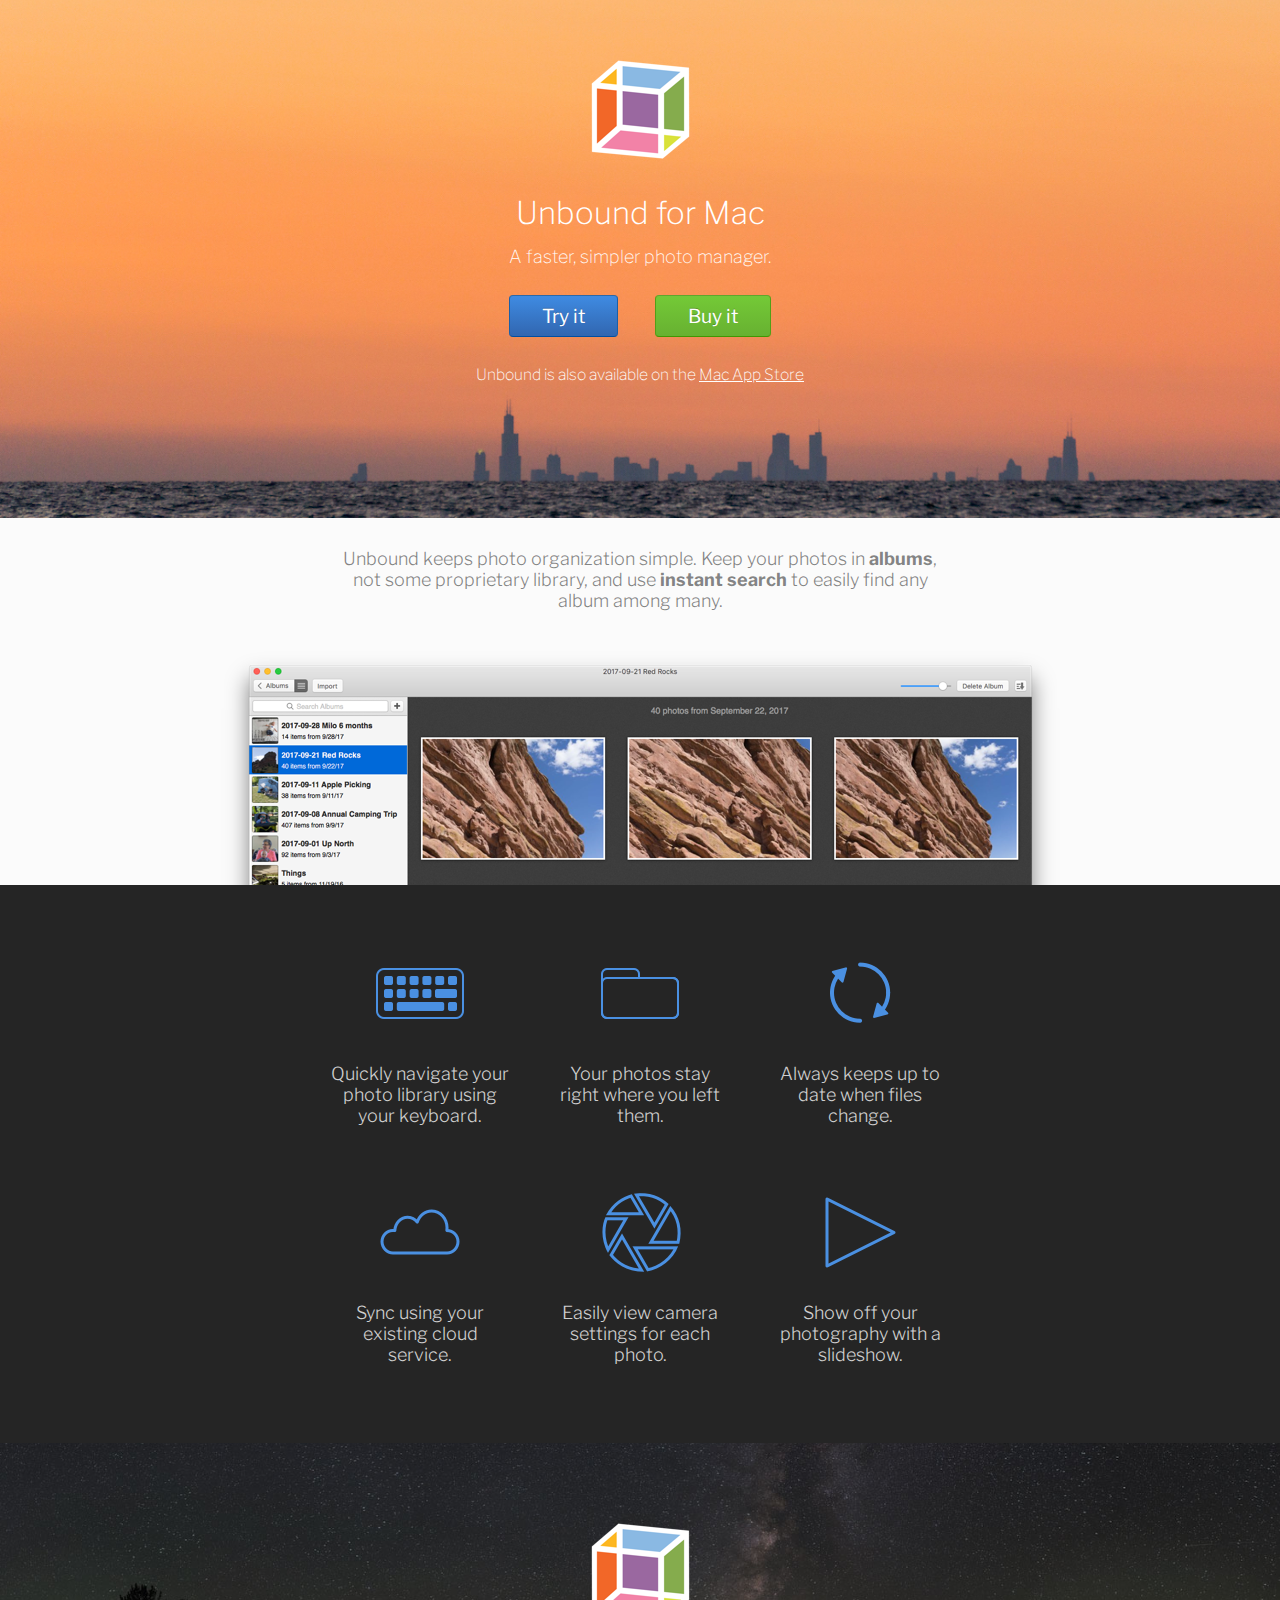
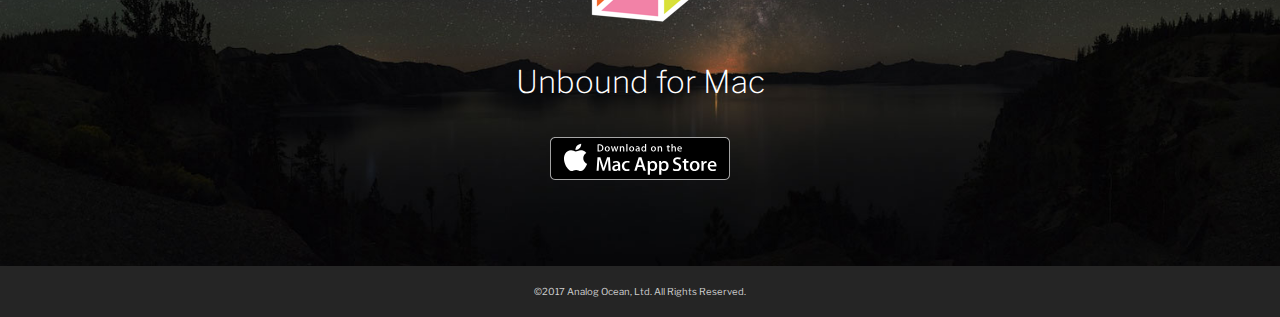
<file: www.unboundformac.com/index.html>
<!DOCTYPE html>
<html lang="en" prefix="og: http://ogp.me/ns#">
  <!-- test -->
  <head>
	  <!-- Google Tag Manager -->
	  <script>(function(w,d,s,l,i){w[l]=w[l]||[];w[l].push({'gtm.start':
	  new Date().getTime(),event:'gtm.js'});var f=d.getElementsByTagName(s)[0],
	  j=d.createElement(s),dl=l!='dataLayer'?'&l='+l:'';j.async=true;j.src=
	  'https://www.googletagmanager.com/gtm.js?id='+i+dl;f.parentNode.insertBefore(j,f);
	  })(window,document,'script','dataLayer','GTM-P69Q4J3');</script>
	  <!-- End Google Tag Manager -->
	  
	  <!-- Global site tag (gtag.js) - Google AdWords: 1006477582 -->
		<script async src="https://www.googletagmanager.com/gtag/js?id=AW-1006477582"></script>
		<script>
		  window.dataLayer = window.dataLayer || [];
		  function gtag(){dataLayer.push(arguments);}
		  gtag('js', new Date());
		
		  gtag('config', 'AW-1006477582');
		</script>

	  
    <meta charset="utf-8">
    <title>Unbound for Mac - A faster, simpler photo manager.</title>

    <meta name="viewport" content="width=device-width">

    <meta name="description" content="">
    <meta name="author" content="">
    
    <meta name="twitter:card" content="summary" />
    <meta name="twitter:creator" content="@rharter" />
    <meta property="og:url" content="http://www.unboundformac.com/" />
    <meta property="og:title" content="Unbound for Mac" />
    <meta property="og:description" content="A faster, simpler photo manager." />
    <meta property="og:image" content="http://www.unboundformac.com/images/unbound_icon.png" />

    <!-- Styles -->
    <link href="style.css" rel="stylesheet">
	
		<link href="https://fonts.googleapis.com/css?family=Libre+Franklin:100,300,400,700" rel="stylesheet">

  </head>

  <body>
	  <!-- Google Tag Manager (noscript) -->
	  <noscript><iframe src="https://www.googletagmanager.com/ns.html?id=GTM-P69Q4J3"
	  height="0" width="0" style="display:none;visibility:hidden"></iframe></noscript>
	  <!-- End Google Tag Manager (noscript) -->
	  
	  <section class="content">
	  
		  <section class="header">
			  <img src="images/unbound_icon.png" />
			  <h1>Unbound for Mac</h1>
			  <p>A faster, simpler photo manager.</p>
			  <div class="buttons">
				  <a href="#!" onClick="javascript:gtag_report_conversion('https://dl.devmate.com/com.analog-ocean.Unbound/Unbound.zip', 'trial', 0.27);" class="try">Try it</a>
				  <a href="#!" class="buy" onclick="Paddle.Checkout.open({product:519430});">Buy it</a>
			  </div>
			  <p class="appstore">Unbound is also available on the <a href="#!"  onClick="javascript: gtag_report_conversion('https://itunes.apple.com/us/app/unbound/id690375005?ls=1&mt=12', 'itunes', 0.55)">Mac App Store</a><p>
		  </section>
		  
		  <!-- Intro -->
		  <section class="intro">
			  <p>Unbound keeps photo organization simple. Keep your photos in <span class="bold">albums</span>, not some proprietary library, and use <span class="bold">instant search</span> to easily find any album among many.</p>
			  <div class="img_container">
				  <img src="images/screenshot_1.png" />
			  </div>
		  </section>
		  
		  <!-- Features -->
		  <section class="features">
			  <div class="inner">
				  <div class="feature">
					  <img src="images/ic_keyboard.png" />
					  <p>Quickly navigate your photo library using your keyboard.</p>
				  </div>
				  
				  <div class="feature">
					  <img src="images/ic_folder.png" />
					  <p>Your photos stay right where you left them.</p>
				  </div>
				  
				  <div class="feature">
					  <img src="images/ic_refresh.png" />
					  <p>Always keeps up to date when files change.</p>
				  </div>
				  
				  <div class="feature">
					  <img src="images/ic_sync.png" />
					  <p>Sync using your existing cloud service.</p>
				  </div>
				  
				  <div class="feature">
					  <img src="images/ic_camera.png" />
					  <p>Easily view camera settings for each photo.</p>
				  </div>
				  
				  <div class="feature">
					  <img src="images/ic_slideshow.png" />
					  <p>Show off your photography with a slideshow.</p>
				  </div>
			  </div>
		  </section>
		  
		  <section class="closer">
			  <img src="images/unbound_icon.png" />
			  <h1>Unbound for Mac</h1>
			  <a href="https://itunes.apple.com/us/app/unbound/id690375005?ls=1&mt=12" onClick="javascript: gtag_report_conversion('https://itunes.apple.com/us/app/unbound/id690375005?ls=1&mt=12', 'itunes', 0.55); "><img src="images/badge-mac.svg" width=180 alt="Download on the Mac App Store" /></a>
		  </section>
		  
		  <section class="footer">
			  <p>&copy;2017 Analog Ocean, Ltd. All Rights Reserved.</p>
		  </section>
	  
	  </section>
	  
  </body>
	<script>
	function gtag_report_conversion(url, source, value) {
	  var callback = function () {
	    if (typeof(url) != 'undefined') {
	      window.location = url;
	    }
	  };
	  gtag('event', 'conversion', {
	      'send_to': 'AW-1006477582/vXcACL7Gi3sQjsL23wM',
	      'value': value,
	      'currency': 'USD',
	      'transaction_id': source,
	      'event_callback': callback
	  });
	  return false;
	}
	</script>
  <script src="https://cdn.paddle.com/paddle/paddle.js"></script>
	<script type="text/javascript">
		Paddle.Setup({
			vendor: 21670
		});
	</script>
</html>
</file>
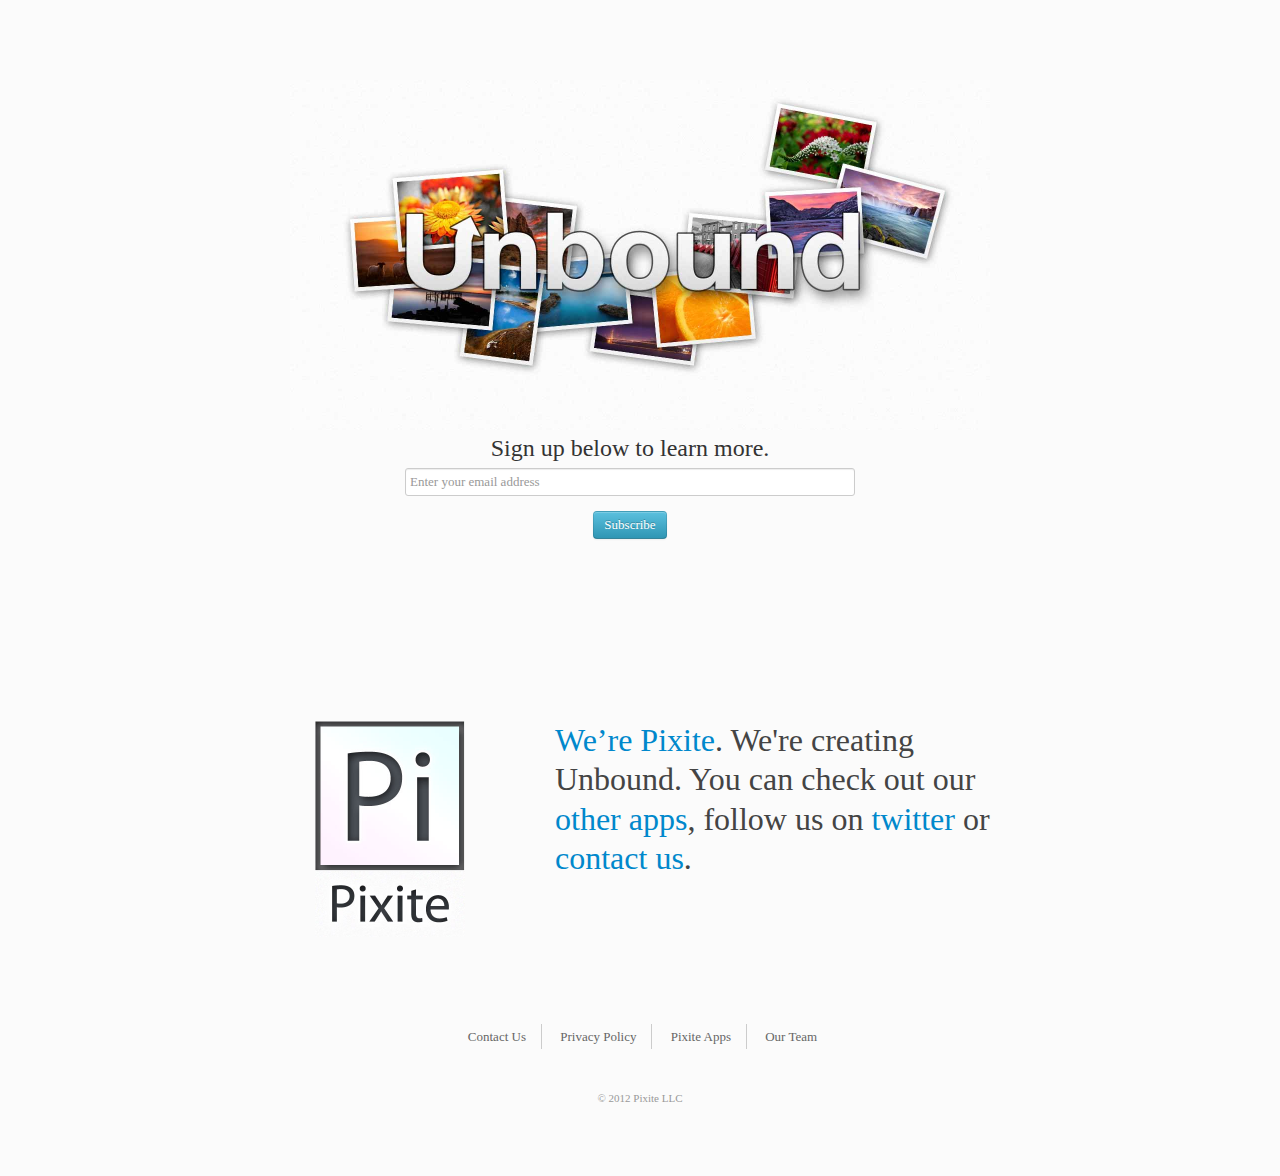
<file: www.unboundapp.com/index-placeholder.html>
<!DOCTYPE html>
<html lang="en">
  <head>
    <meta charset="utf-8">
    <title>Unbound for iPad and iPhone</title>
    <meta name="viewport" content="width=device-width, initial-scale=1.0">
    <meta name="description" content="">
    <meta name="author" content="">

    <!-- Styles -->
    <link href="css/bootstrap.min.css" rel="stylesheet">
    <link href="style.css" rel="stylesheet">
    <link href="css/bootstrap-responsive.css" rel="stylesheet">

    <!-- HTML5 shim, for IE6-8 support of HTML5 elements -->
    <!--[if lt IE 9]>
      <script src="http://html5shim.googlecode.com/svn/trunk/html5.js"></script>
    <![endif]-->

    <!-- Fav and touch icons 
    <link rel="shortcut icon" href="../assets/ico/favicon.ico">
    <link rel="apple-touch-icon-precomposed" sizes="144x144" href="./ico/apple-touch-icon-144-precomposed.png">
    <link rel="apple-touch-icon-precomposed" sizes="114x114" href="./ico/apple-touch-icon-114-precomposed.png">
    <link rel="apple-touch-icon-precomposed" sizes="72x72" href="./ico/apple-touch-icon-72-precomposed.png">
    <link rel="apple-touch-icon-precomposed" href="./ico/apple-touch-icon-57-precomposed.png"> -->
    
    
    <script src="https://ajax.googleapis.com/ajax/libs/jquery/1.7.2/jquery.min.js"></script>
	<!--<script>!window.jQuery && document.write(unescape('%3Cscript src="./lib/jquery.js"%3E%3C/script%3E'));</script>-->
		
		
<script type="text/javascript">

  var _gaq = _gaq || [];
  _gaq.push(['_setAccount', 'UA-27766206-4']);
  _gaq.push(['_trackPageview']);

  (function() {
    var ga = document.createElement('script'); ga.type = 'text/javascript'; ga.async = true;
    ga.src = ('https:' == document.location.protocol ? 'https://ssl' : 'http://www') + '.google-analytics.com/ga.js';
    var s = document.getElementsByTagName('script')[0]; s.parentNode.insertBefore(ga, s);
  })();

</script>

<!-- Google Plus One --> 
<script type="text/javascript" src="https://apis.google.com/js/plusone.js"></script>
    
  </head>

  <body>

    <div class="container">
      <div class="row firstrow">
	   	<div class="span12 centered">
		   	<img src="img/Unbound.jpg" width="700"  />
		   	
	   	</div>
	   </div>
	   	   
	   <div class="row">
	   <div class="span3"></div>
	    <div class="span6 centered">
	    
	    <!-- Begin MailChimp Signup Form -->
<div id="mc_embed_signup">
<form action="http://webalbumsapp.us2.list-manage.com/subscribe/post?u=ae4ec235bfc59fe820d166811&amp;id=acfd018fe6" method="post" id="mc-embedded-subscribe-form" name="mc-embedded-subscribe-form" class="validate" target="_blank" novalidate>
	
<div class="mc-field-group">
	Sign up below to learn more. <br/>
	<input type="email" value="" name="EMAIL" class="required email" id="mce-EMAIL"  placeholder="Enter your email address" style="width: 80%;">
	
</div>
	<div id="mce-responses" class="clear">
		<div class="response" id="mce-error-response" style="display:none">There was an error adding your email to the list!</div>
		<div class="response" id="mce-success-response" style="display:none">You've been added to the Unbound email list!</div>
	</div>	<div class="clear"><input type="submit" class="btn btn-info" value="Subscribe" name="subscribe" id="mc-embedded-subscribe" class="button">
		
	</div>
</form>
</div>

<!--End mc_embed_signup-->
	    
	    
	    </div>
	    <div class="span3"></div>
	   </div>
	   
	   
	   
	   
	   <div class="row-fluid dropshadowrow reverseshadows"></div>
	   
	   
	   	   
	   <!-- Pixite Section -->

	   <div class="row pixiterow">
	   <div class="span3 offset2 logoholder"><a href="http://www.pixiteapps.com"><img src="img/pixite-logo.jpg"><br/><img src="img/pixite-wordmark.jpg"></a></div>
	   
	   <div class="span5 frontcontent"><p><a href="http://www.pixiteapps.com/about" title="About Us" target="_blank">We’re Pixite</a>. We're creating Unbound. You can check out our <a href="http://www.pixiteapps.com" >other apps</a>, follow us on <a onclick="javascript:_gaq.push(['_trackPageview', '/out/twitter.com/pixiteapps']);" title="follow us on twitter" href="http://twitter.com/pixiteapps">twitter</a> or <a href="http://pixiteapps.com/contact-form">contact us</a>.</p></div>
	   
	   
	   <!-- End Pixite Section -->
	   
	   </div>
	   
	   <footer>
	   <div class="footermenu">
	   
	   
	   <ul class="footernav">
	   <li><a href="http://pixiteapps.com/contact-form">Contact Us</a></li>
	   <li><a href="http://www.pixiteapps.com/privacy-policy/">Privacy Policy</a></li>
	    <li><a href="http://www.pixiteapps.com/" target="_blank">Pixite Apps</a></li>
	    <li><a href="http://www.pixiteapps.com/about" target="_blank">Our Team</a></li>
	   </ul>
	   </div>
	  
	  <div style="clear: both;"></div>
	  <p class="copy"><small>&copy; 2012 Pixite LLC</small></p>
	   
	   </footer>
	   
    </div> <!-- /container -->

    <!-- The javascript
    ================================================== -->
    <!-- Placed at the end of the document so the pages load faster -->
    <script src="js/bootstrap.js"></script>

  </body>
</html>
</file>
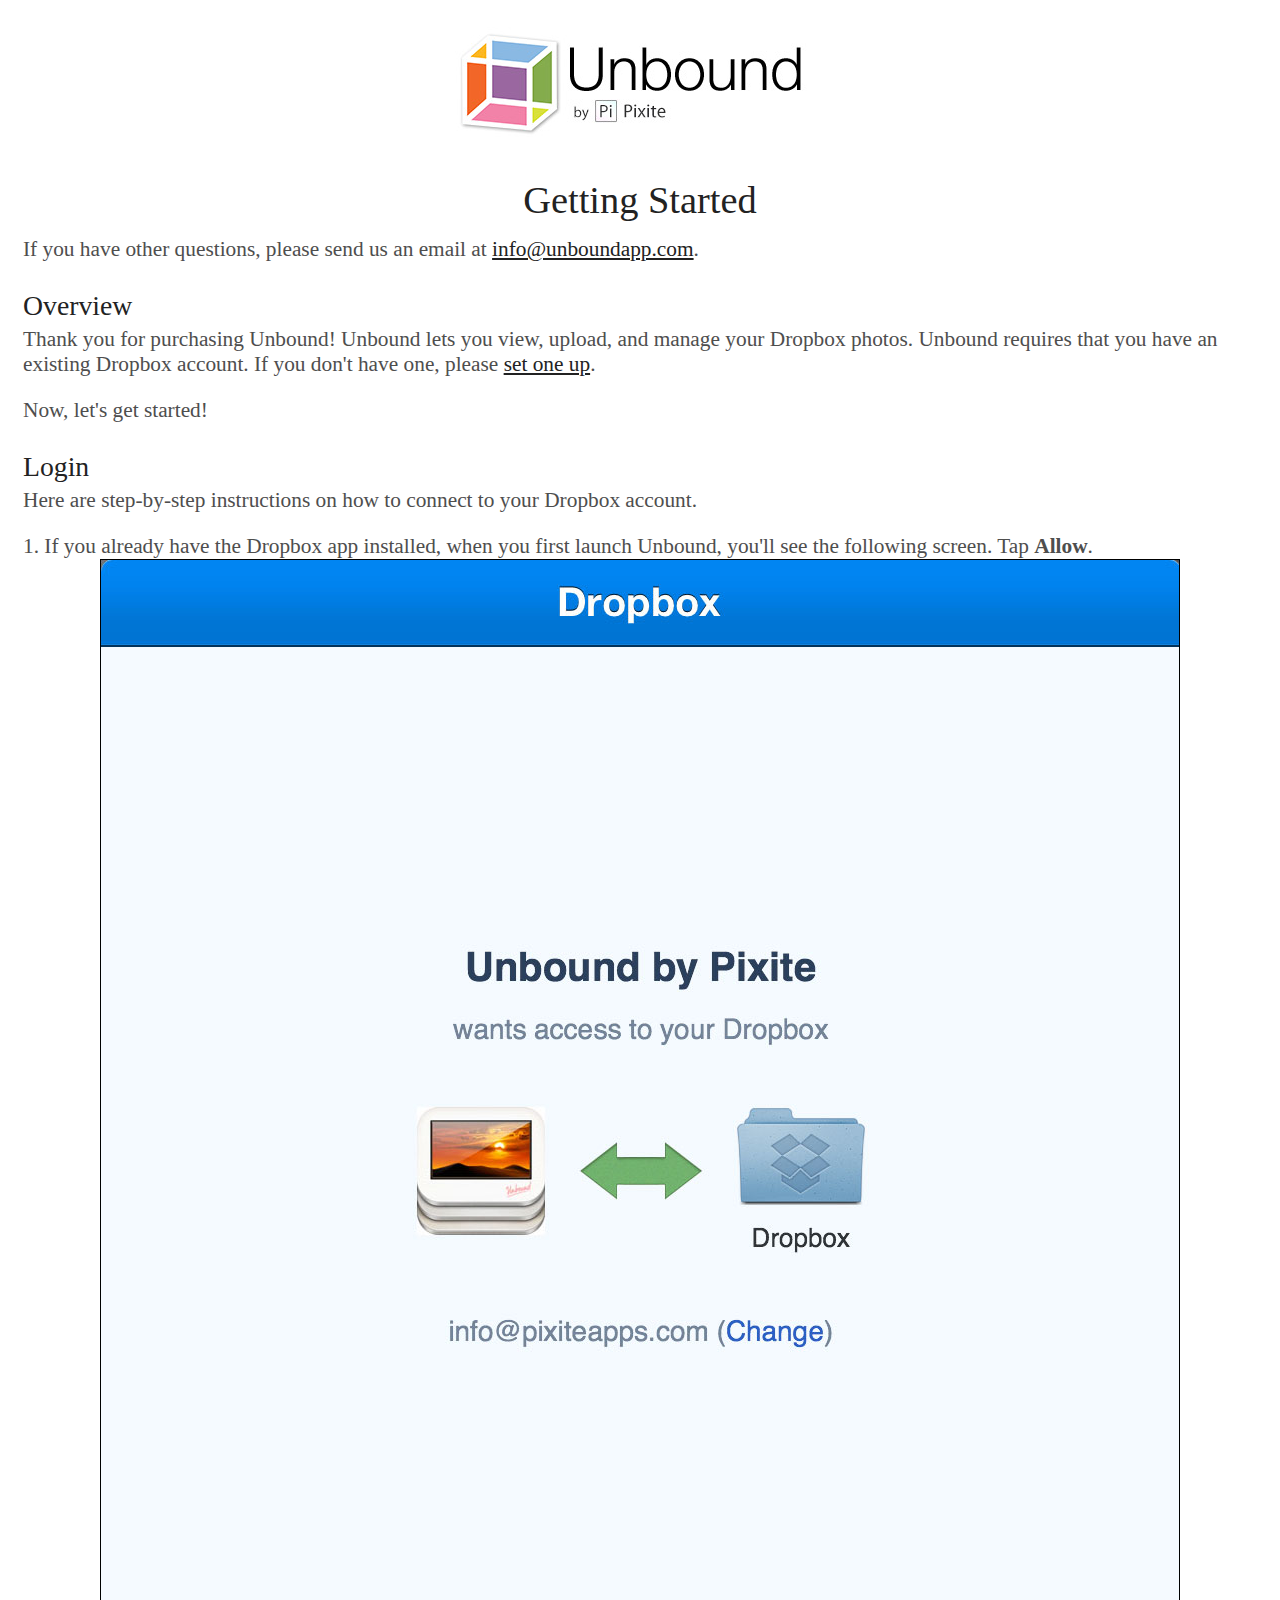
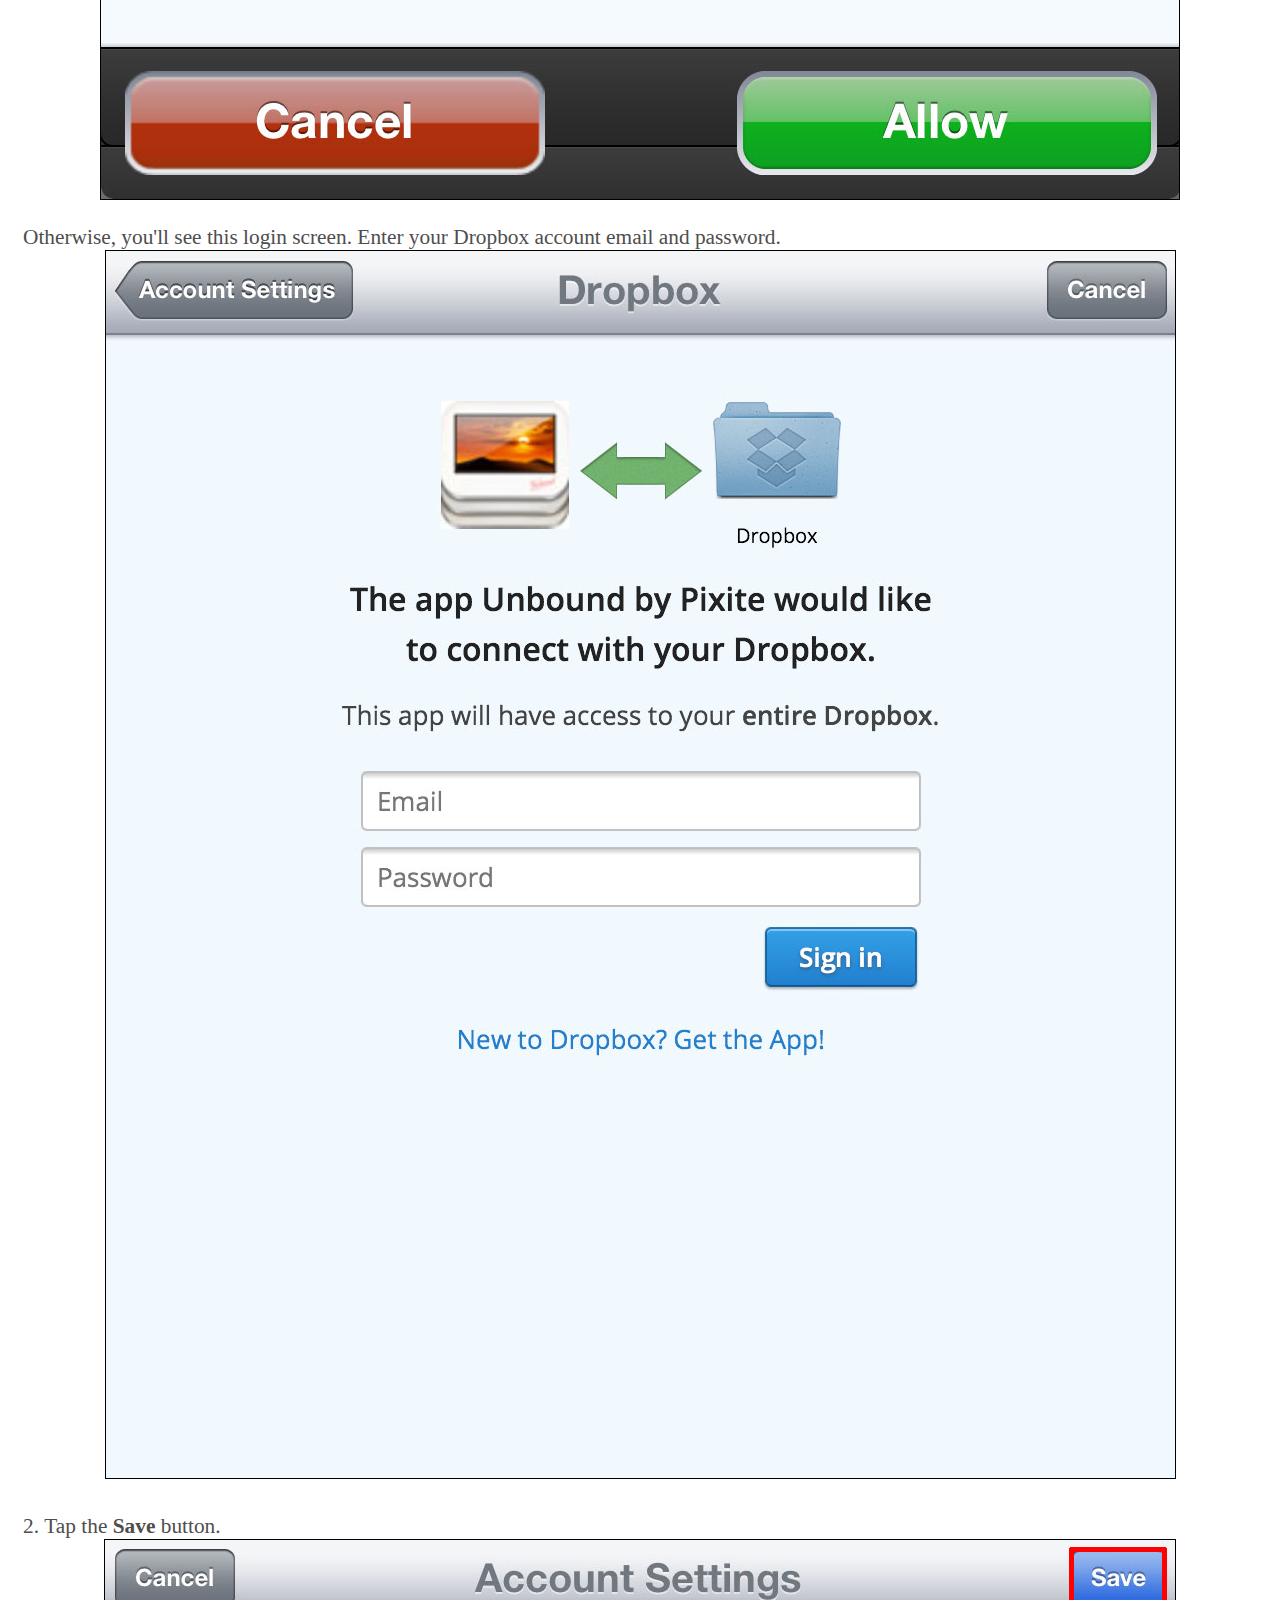
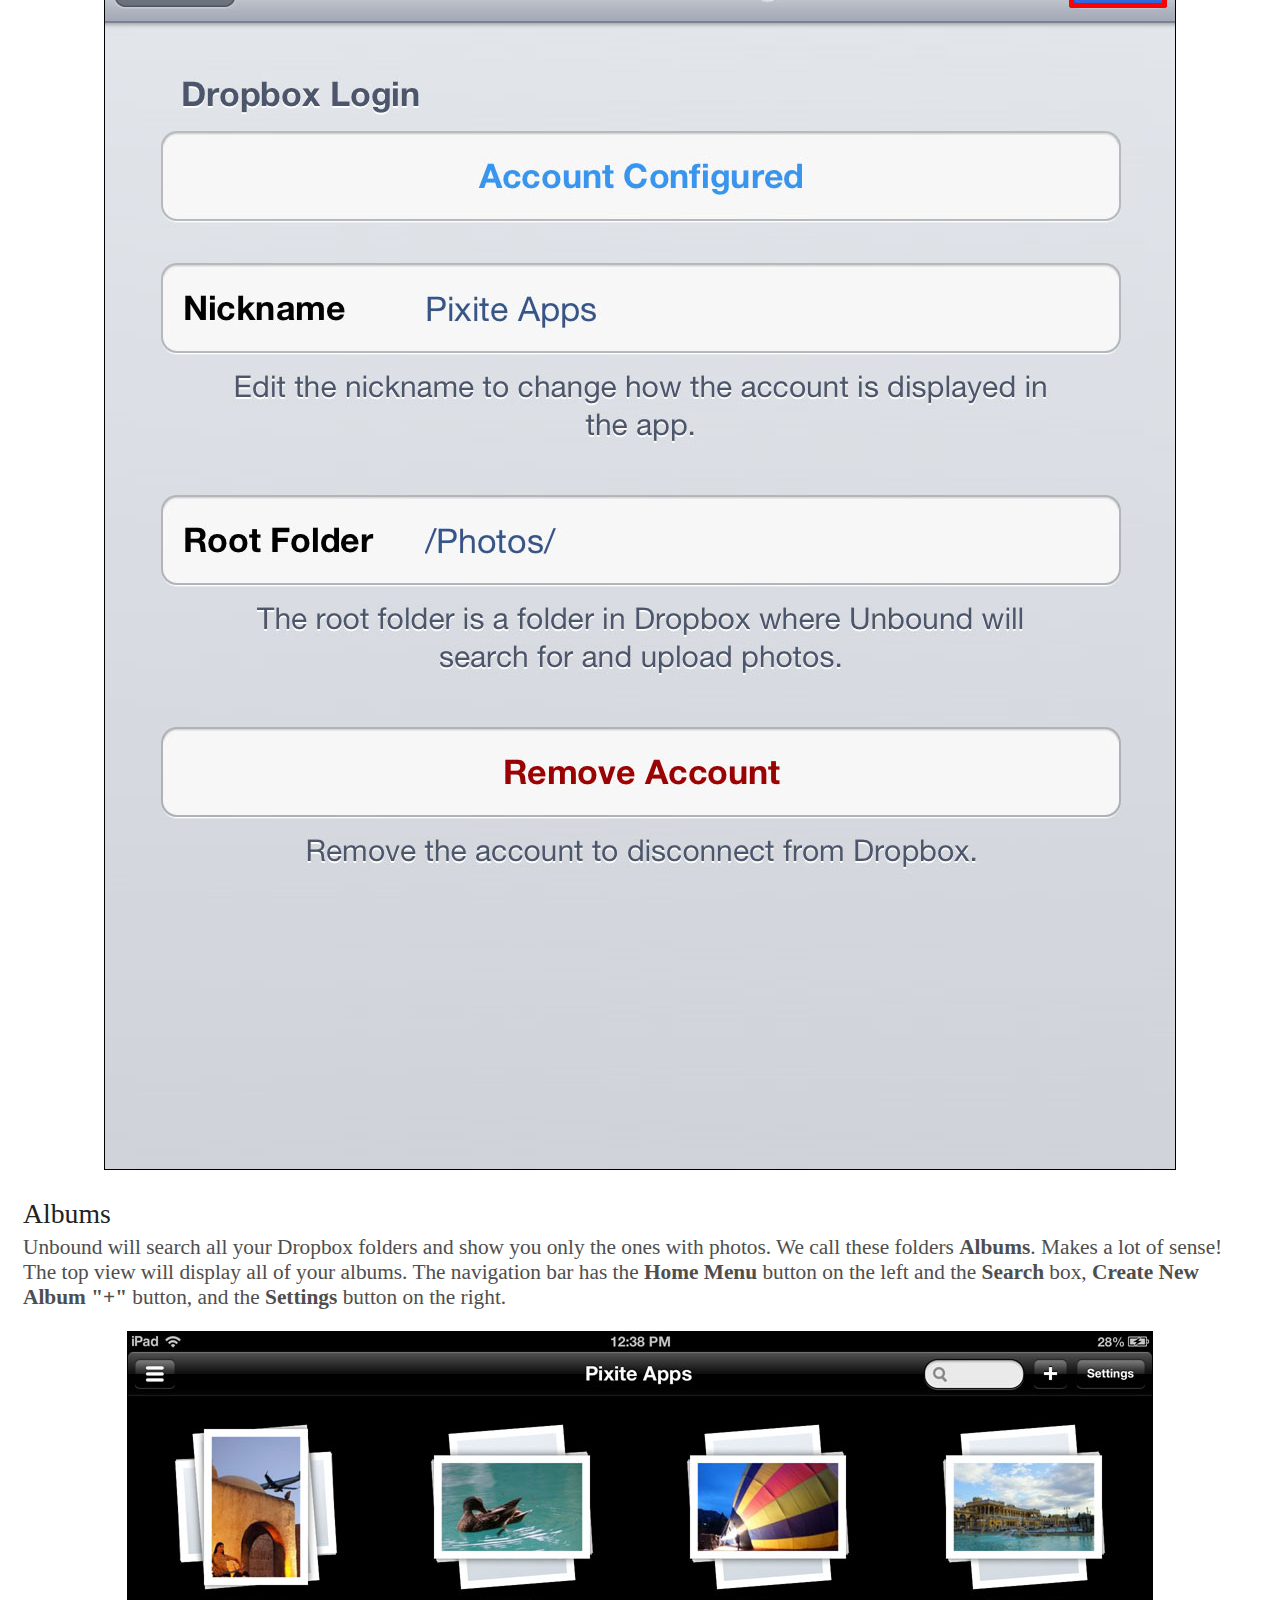
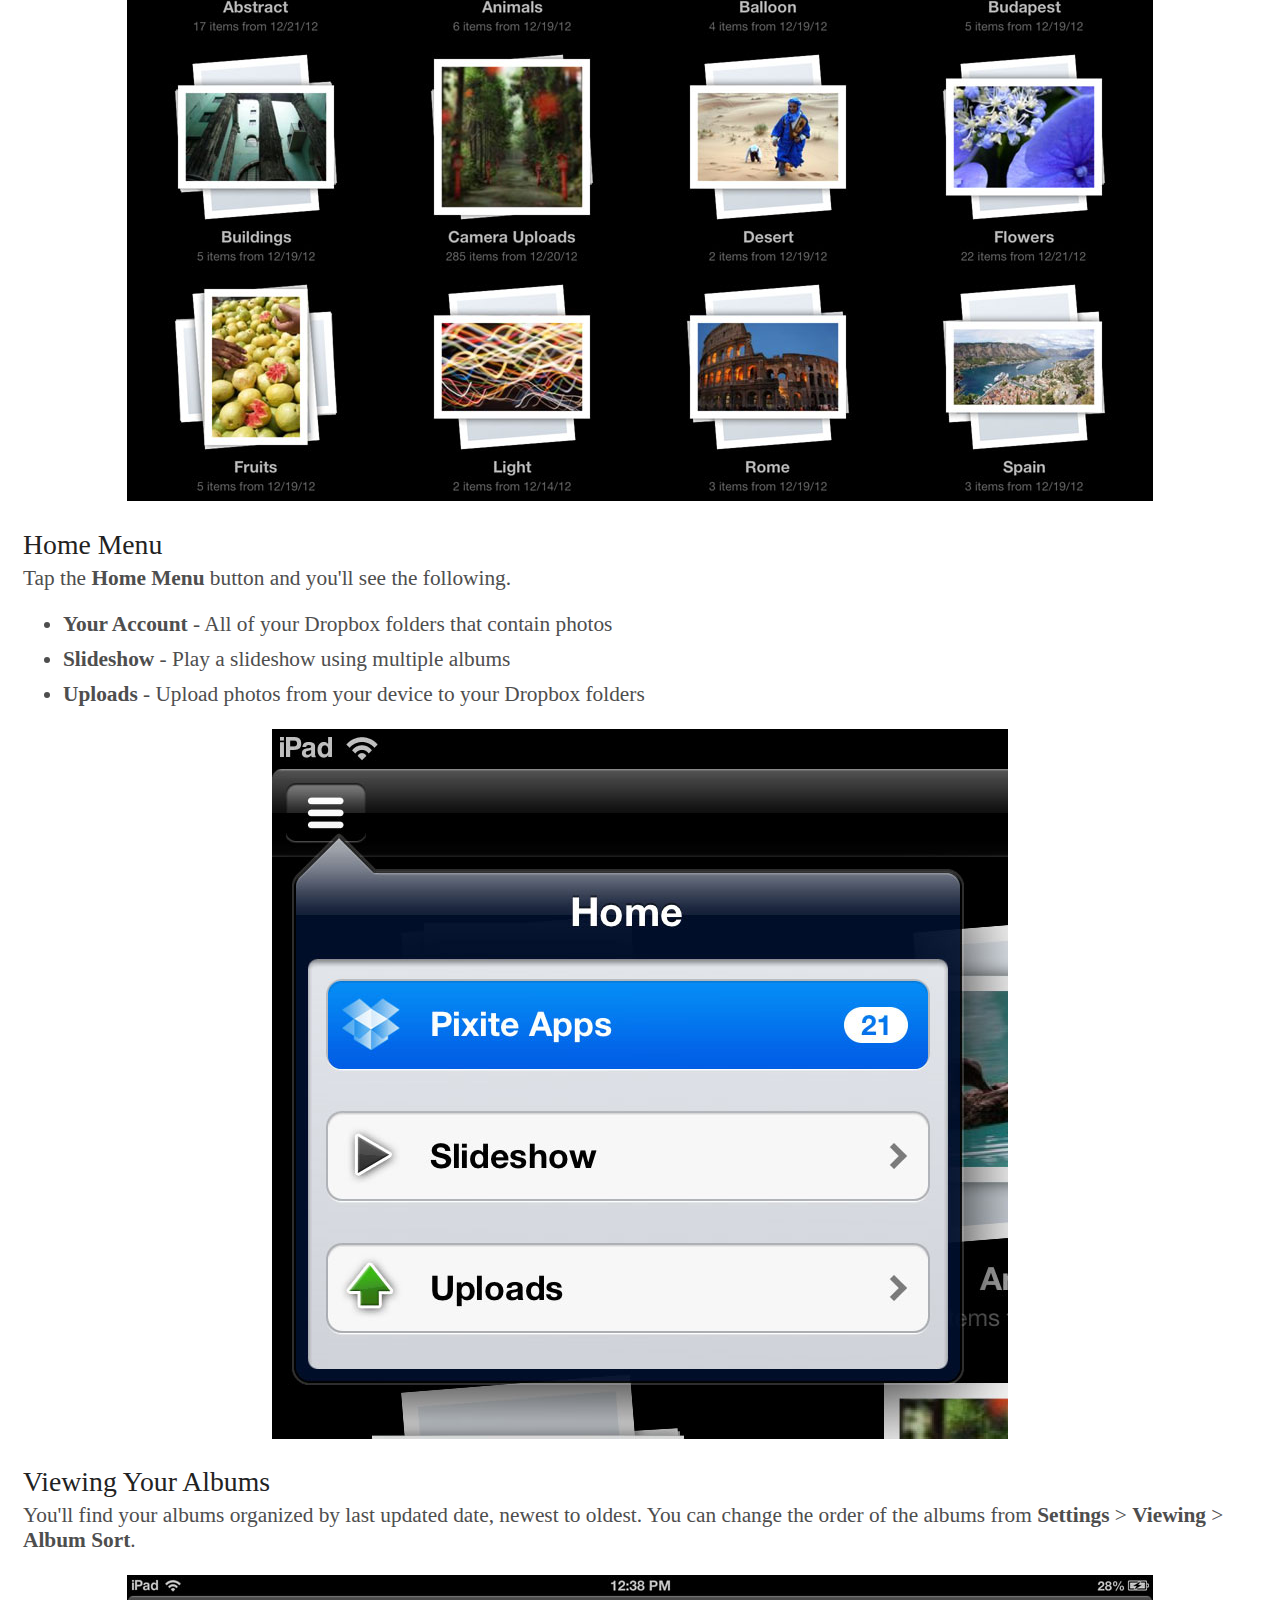
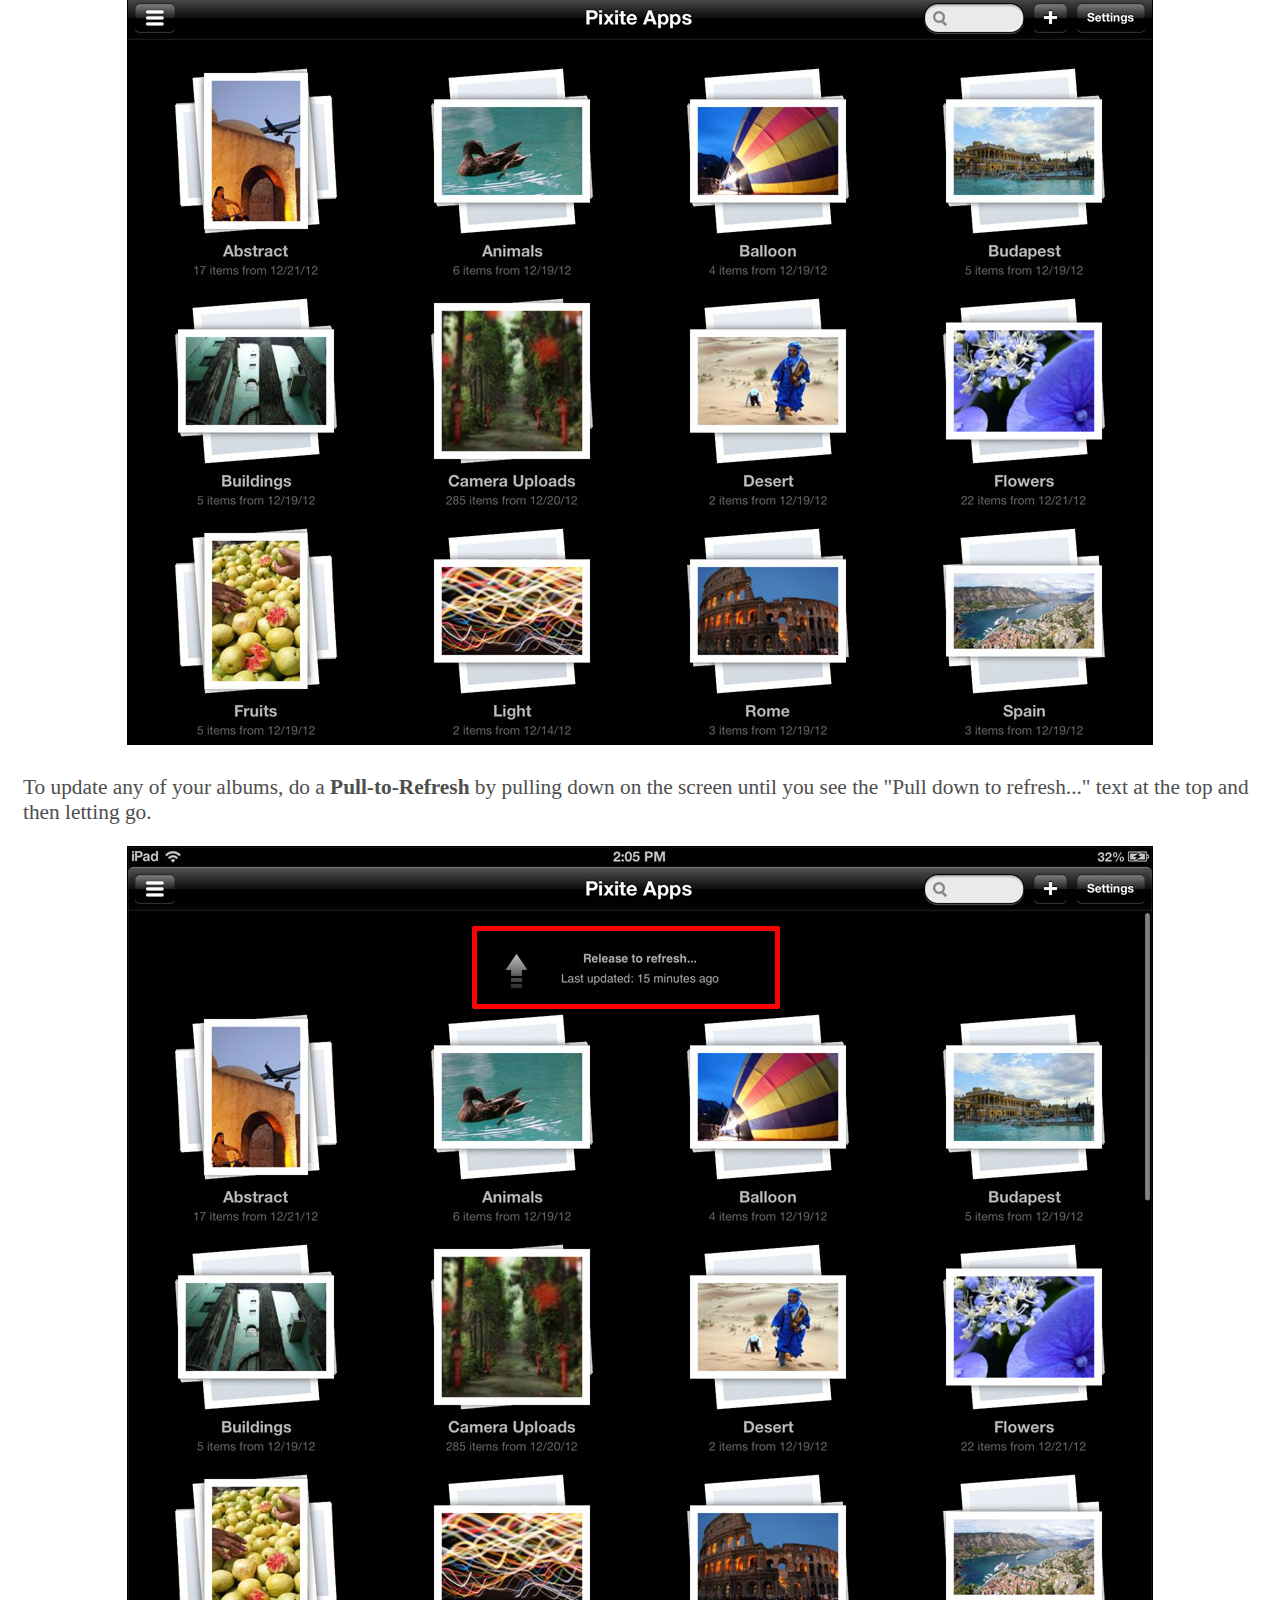
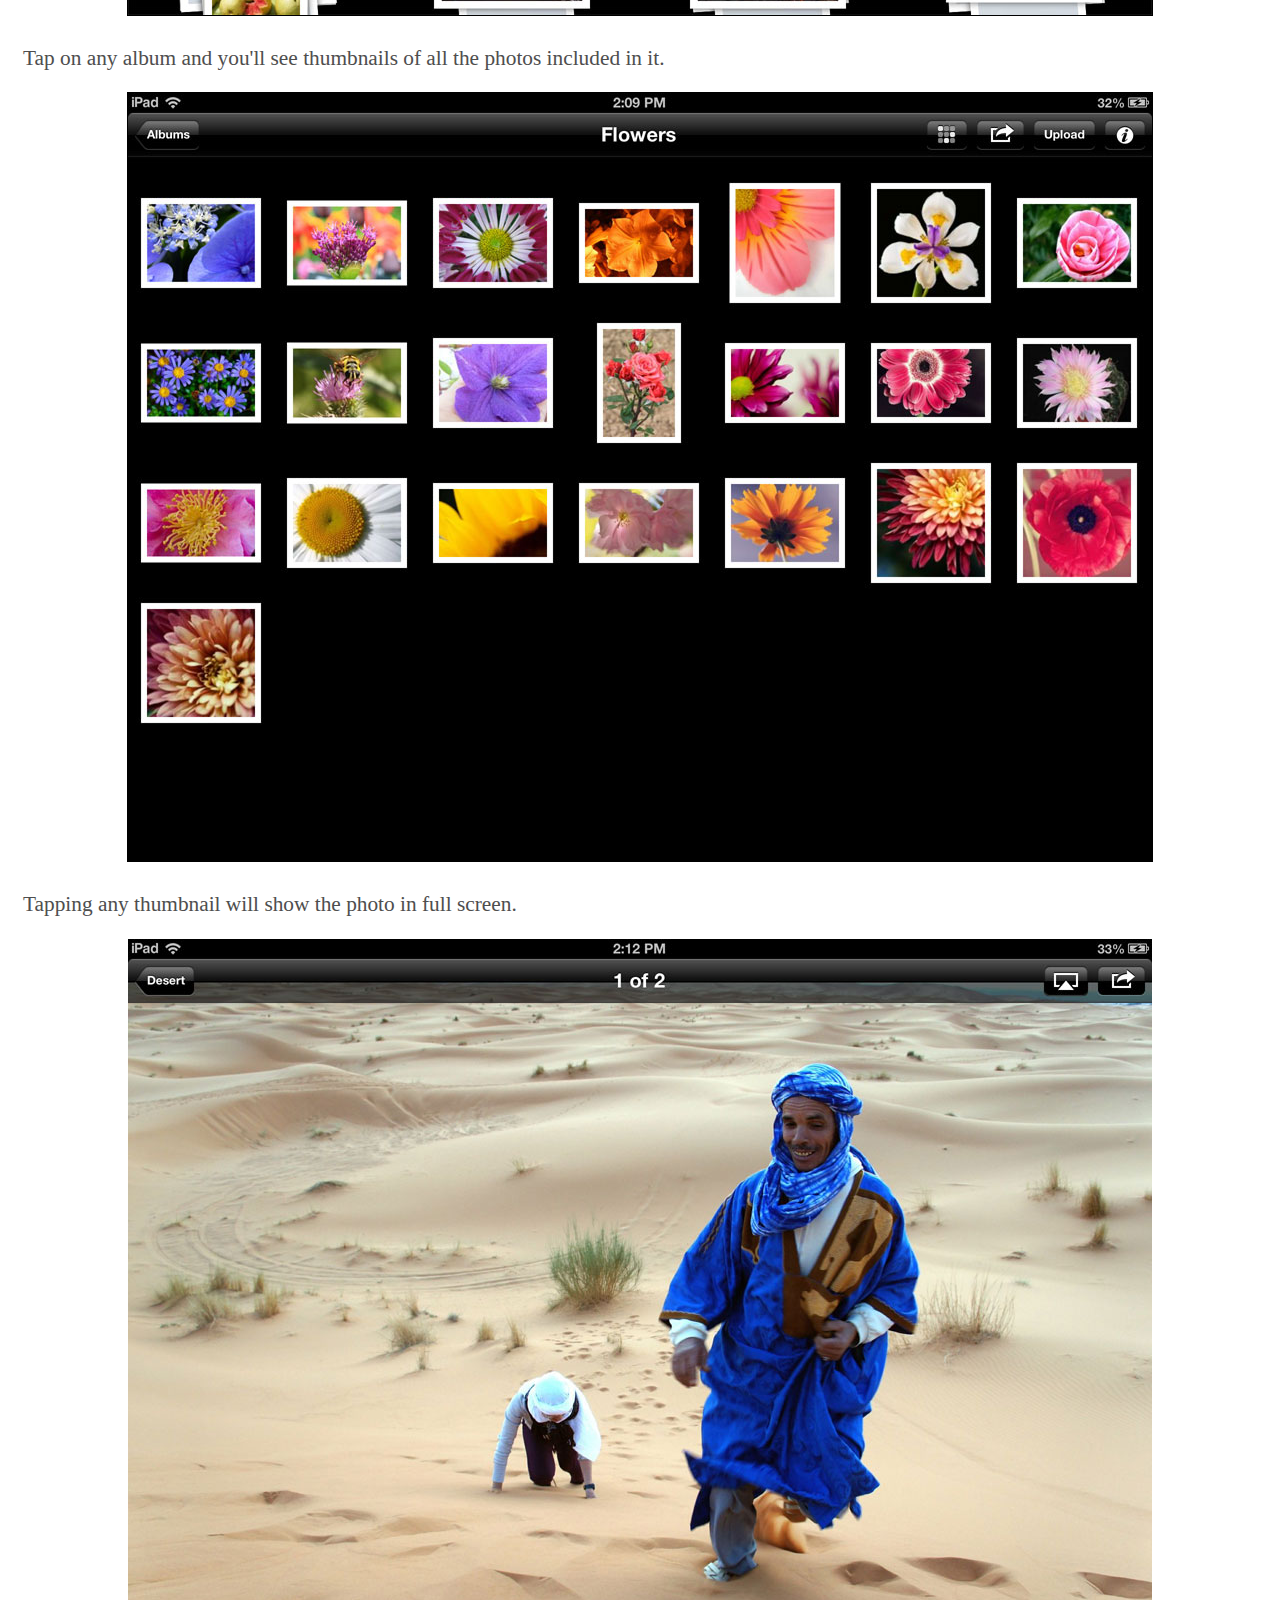
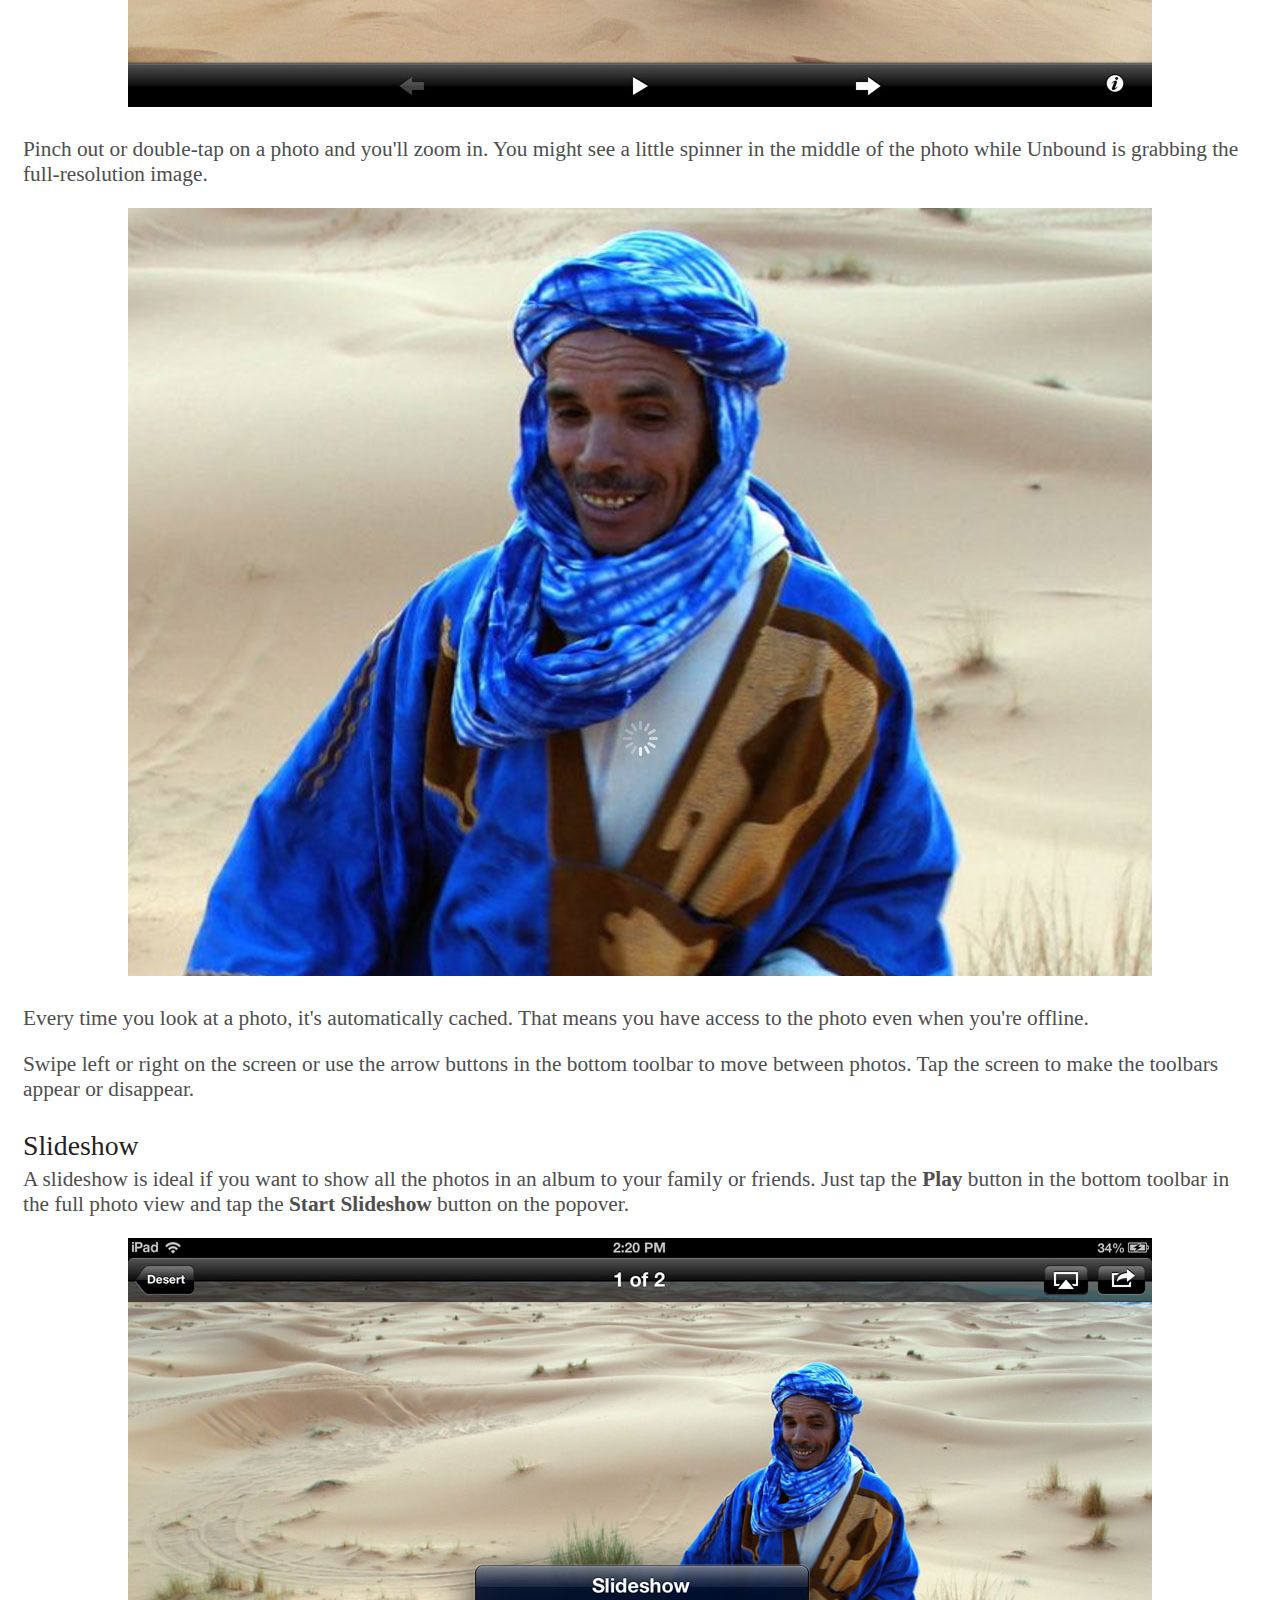
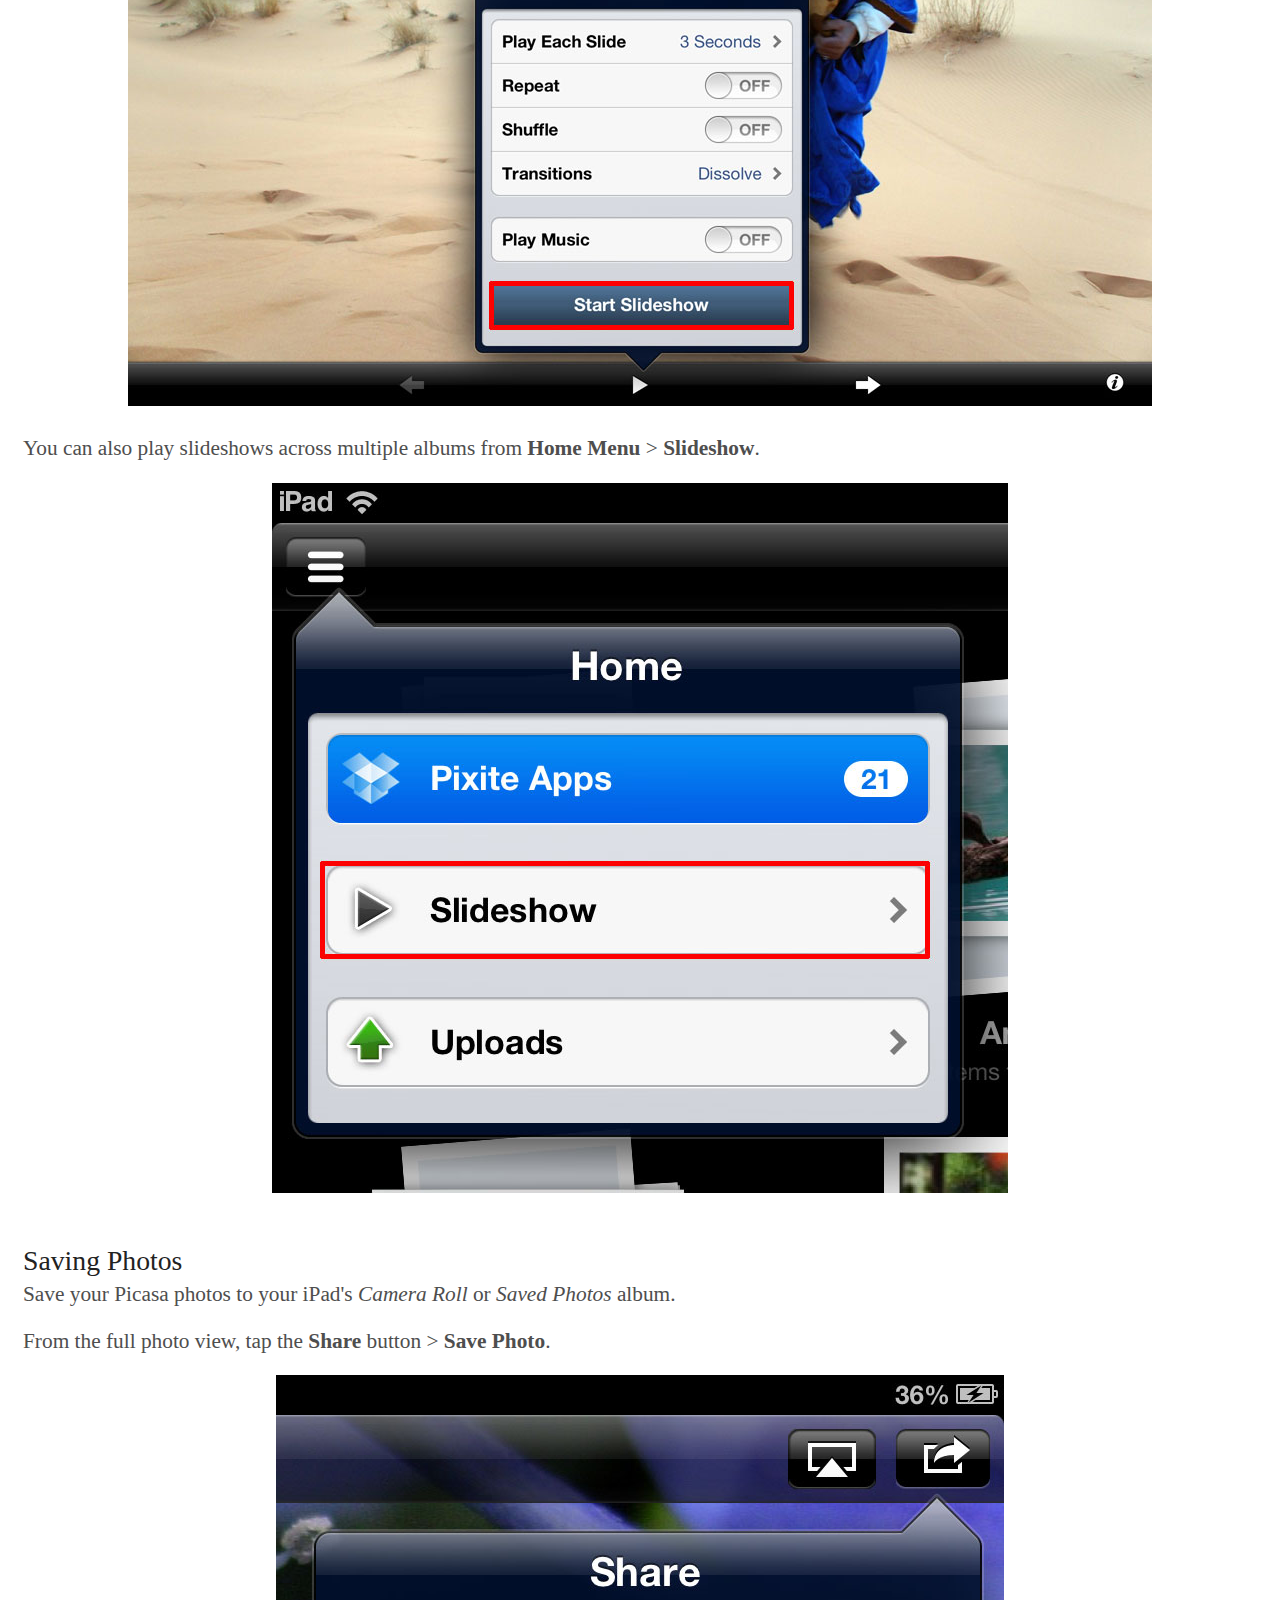
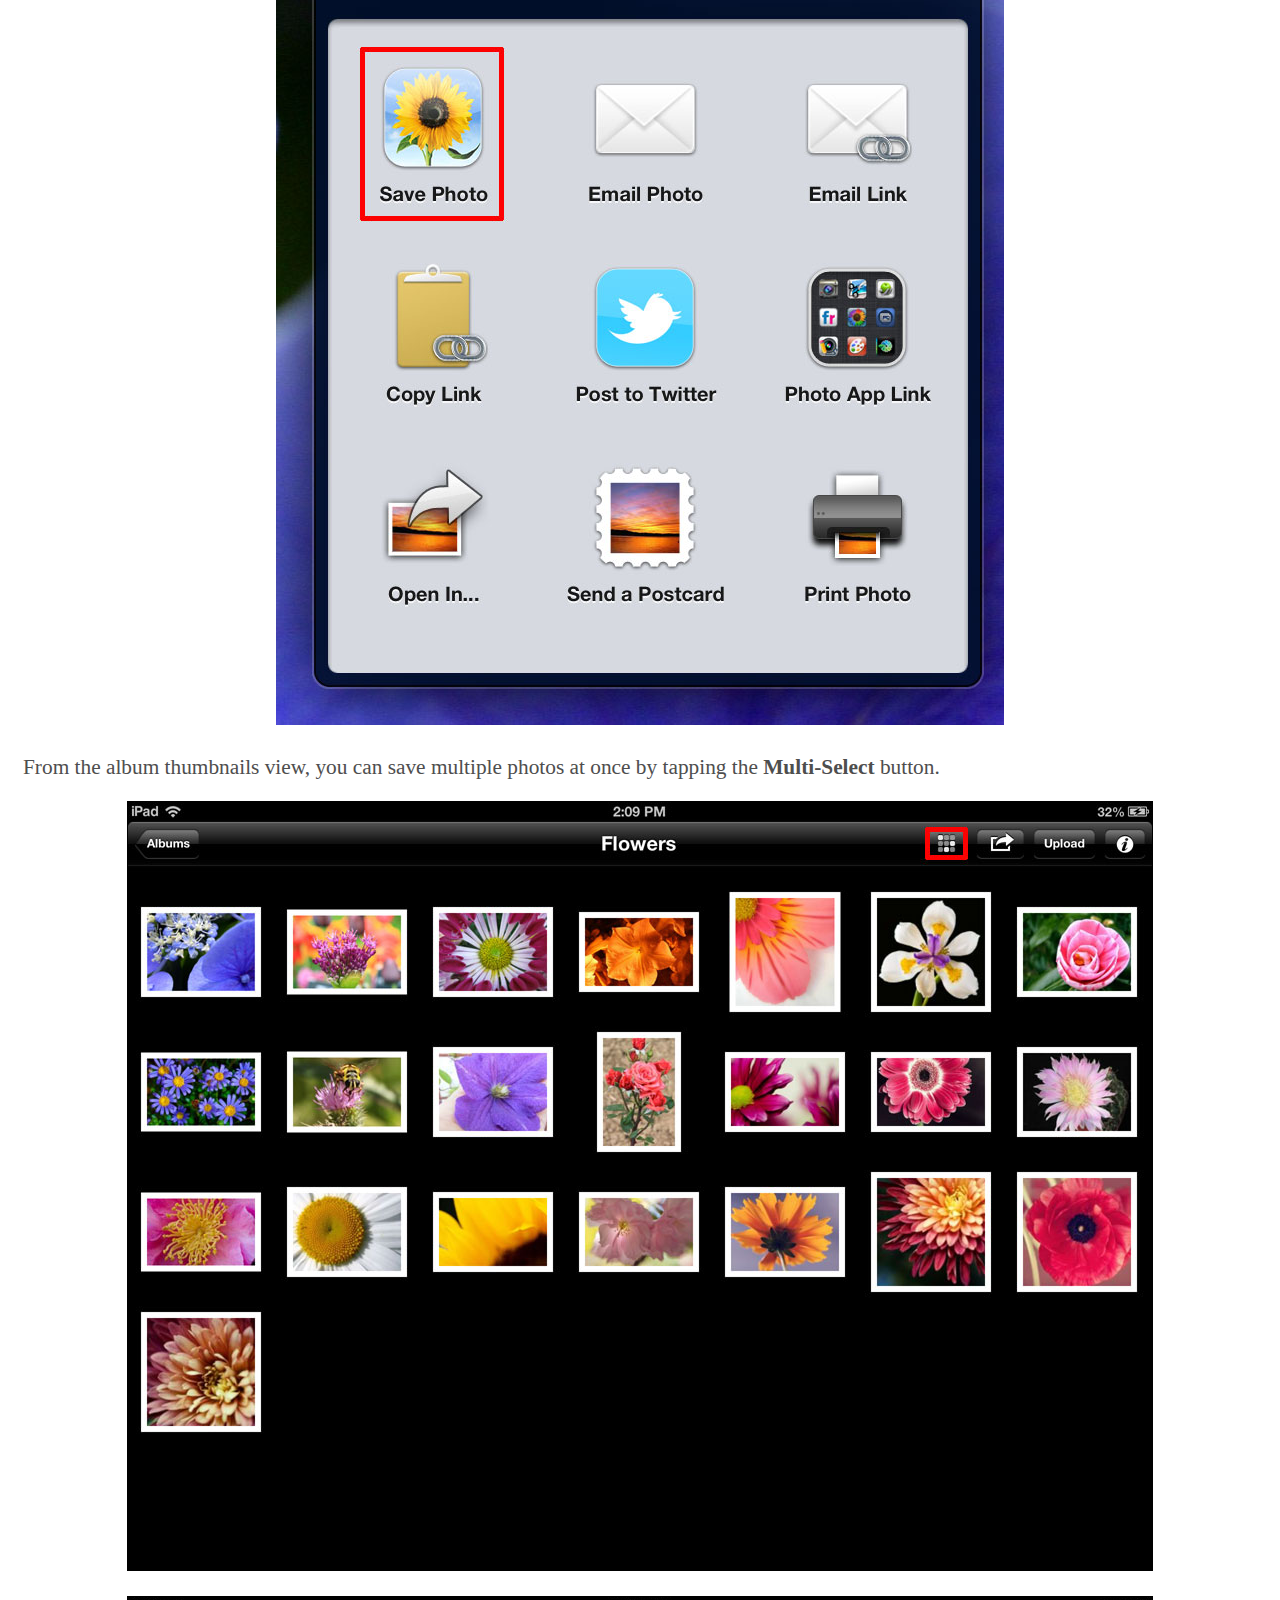
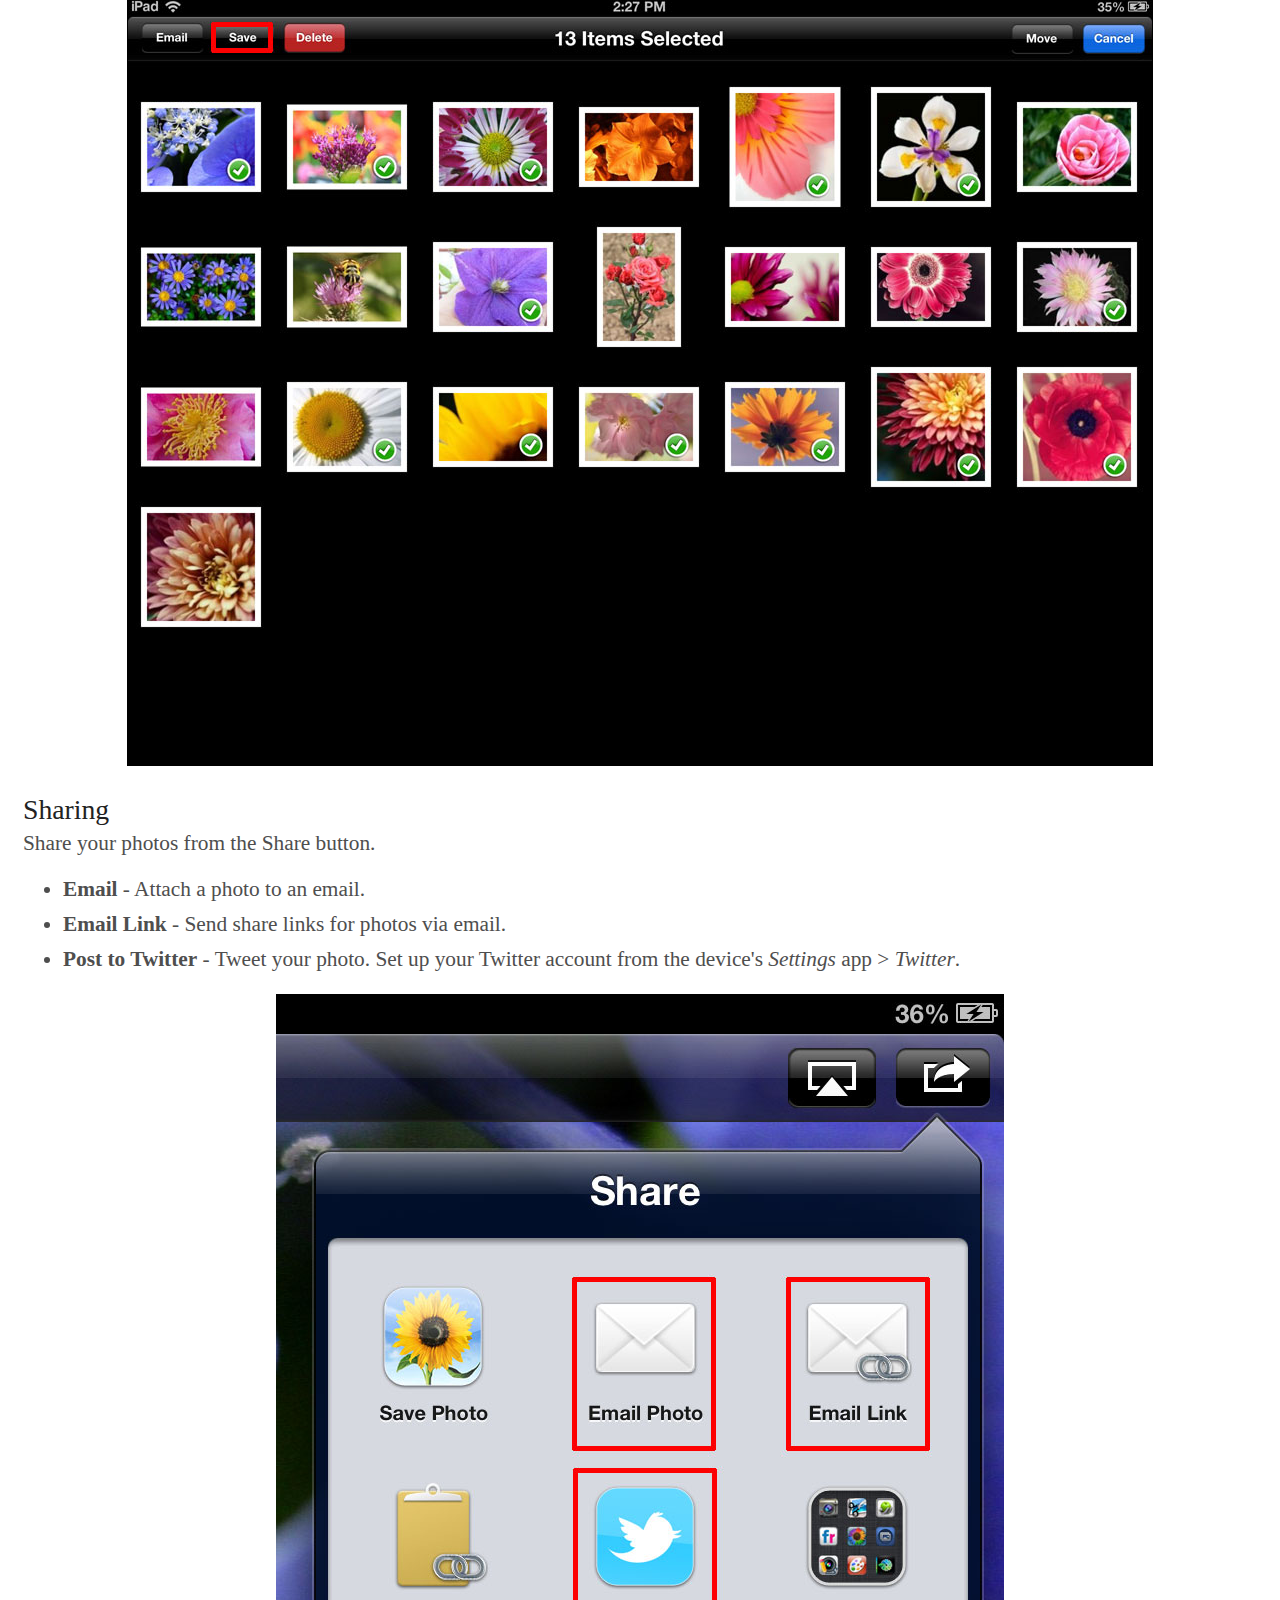
<file: www.unboundapp.com/ipadfaq/getting-started.html>
<?xml version="1.0" encoding="UTF-8"?>
<!DOCTYPE html PUBLIC "-//W3C//DTD XHTML 1.0 Transitional//EN"
   "http://www.w3.org/TR/xhtml1/DTD/xhtml1-transitional.dtd">
<html xmlns="http://www.w3.org/1999/xhtml" xml:lang="en" lang="en">
<head>
    <title>Getting Started</title>
    <link rel=StyleSheet href="style.css" type="text/css" media=all>
	<meta name="viewport" content="width=480; maximum-scale=1.0; user-scalable=1;" />
</head>
<body>

<div class="wrapper">
<h1 class="iconheader">
   <img class="icon" src="images/unbound.jpg" />
</h1>
<h2>Getting Started</h2>

<div class="content">
<p>If you have other questions, please send us an email at <a href="mailto:info@unboundapp.com">info@unboundapp.com</a>.</p>
<h3>Overview</h3>
<p>Thank you for purchasing Unbound! Unbound lets you view, upload, and manage your Dropbox photos. Unbound requires that you have an existing Dropbox account. If you don't have one, please <a href="http://www.dropbox.com">set one up</a>. </p>

<p>Now, let's get started!</p>

<h3 id="login">Login</h3>
<p>Here are step-by-step instructions on how to connect to your Dropbox account.</p>
<ol>
<li>If you already have the Dropbox app installed, when you first launch Unbound, you'll see the following screen. Tap <strong>Allow</strong>.

<div class="imageholder">
<img src="images/dropbox-app-login.jpg" style="border:1px solid black;"/>
</div>
<br/>

Otherwise, you'll see this login screen. Enter your Dropbox account email and password.

<div class="imageholder">
<img src="images/login.jpg" style="border:1px solid black;"/>
</div>
<br/>

</li>

<li>Tap the <strong>Save</strong> button.</li>

<div class="imageholder">
<img src="images/account-settings.jpg" style="border:1px solid black;"/>
</div>

</ol>

<h3 id="albums">Albums</h3>
<p>Unbound will search all your Dropbox folders and show you only the ones with photos. We call these folders <strong>Albums</strong>. Makes a lot of sense! The top view will display all of your albums. The navigation bar has the <strong>Home Menu</strong> button on the left and the <strong>Search</strong> box, <strong>Create New Album "+"</strong> button, and the <strong>Settings</strong> button on the right.

<div class="imageholder">
<img src="images/albums.jpg" style="border:1px solid black;"/>
</div>


<h3 id="home">Home Menu</h3>
<p>Tap the <strong>Home Menu</strong> button and you'll see the following.</p>
<ul>
<li><strong>Your Account</strong> - All of your Dropbox folders that contain photos</li>
<li><strong>Slideshow</strong> - Play a slideshow using multiple albums</li>
<li><strong>Uploads</strong> - Upload photos from your device to your Dropbox folders</li>
</ul>

<div class="imageholder">
<img src="images/home-button.jpg" style="border:0;"/>
</div>

<h3 id="viewing">Viewing Your Albums</h3>
<p>You'll find your albums organized by last updated date, newest to oldest. You can change the order of the albums from <strong>Settings</strong> > <strong>Viewing</strong> > <strong>Album Sort</strong>.

<div class="imageholder">
<img src="images/albums.jpg" style="border:1px solid black;"/>
</div>

<br/>

<p>To update any of your albums, do a <strong>Pull-to-Refresh</strong> by pulling down on the screen until you see the "Pull down to refresh..." text at the top and then letting go.</p>

<div class="imageholder">
<img src="images/pull-to-refresh.jpg" style="border:1px solid black;"/>
</div>

<br/>

<p>Tap on any album and you'll see thumbnails of all the photos included in it.</p>

<div class="imageholder">
<img src="images/album-thumbnails.jpg" style="border:1px solid black;"/>
</div>

<br/>

<p>Tapping any thumbnail will show the photo in full screen. </p>

<div class="imageholder">
<img src="images/photo-full.jpg" style="border:0;"/>
</div>

<br/>

<p>Pinch out or double-tap on a photo and you'll zoom in. You might see a little spinner in the middle of the photo while Unbound is grabbing the full-resolution image.</p>

<div class="imageholder">
<img src="images/photo-full-zoom.jpg" style="border:0;"/>
</div>
<br/>

<p>Every time you look at a photo, it's automatically cached. That means you have access to the photo even when you're offline.</p>

<p>Swipe left or right on the screen or use the arrow buttons in the bottom toolbar to move between photos. Tap the screen to make the toolbars appear or disappear.</p>

<h3 id="slideshow">Slideshow</h3>

<p>A slideshow is ideal if you want to show all the photos in an album to your family or friends. Just tap the <strong>Play</strong> button in the bottom toolbar in the full photo view and tap the <strong>Start Slideshow</strong> button on the popover.</p>

<div class="imageholder">
<img src="images/start-slideshow.jpg" style="border:0;"/>
</div>
<br/>

<p>You can also play slideshows across multiple albums from <strong>Home Menu</strong> > <strong>Slideshow</strong>.</p>

<div class="imageholder">
<img src="images/home-slideshow.jpg" style="border:0;"/>
</div>
<br/>


<h3 id="saving">Saving Photos</h3>
<p>Save your Picasa photos to your iPad's <i>Camera Roll</i> or <i>Saved Photos</i> album.</p>

<p>From the full photo view, tap the <strong>Share</strong> button > <strong>Save Photo</strong>. 

<div class="imageholder">
<img src="images/save-photo.jpg" style="border:0;"/>
</div>

<br/>

<p>From the album thumbnails view, you can save multiple photos at once by tapping the <strong>Multi-Select</strong> button.</p>

<div class="imageholder">
<img src="images/multi-select.jpg" style="border:1px solid black;"/>
</div>

<br/>

<div class="imageholder">
<img src="images/multi-select-save.jpg" style="border:1px solid black;"/>
</div>

<h3 id="sharing">Sharing</h3>
<p>Share your photos from the Share button.</p>
<ul>
<li><strong>Email</strong> - Attach a photo to an email.</li>
<li><strong>Email Link</strong> - Send share links for photos via email.</li>
<li><strong>Post to Twitter</strong> - Tweet your photo. Set up your Twitter account from the device's <i>Settings</i> app > <i>Twitter</i>.</li>

</ul>

<div class="imageholder">
<img src="images/share.jpg" style="border:0;"/>
</div>


<h3 id="exporting">Exporting</h3>
<p>Open photos in other apps directly with <strong>Photo App Link</strong> and <strong>Open In…</strong> Apps that support either of these features will be listed.</p>

<div class="imageholder">
<img src="images/export.jpg" style="border:0;"/>
</div>

<h3 id="printing">Printing</h3>
<p>Easily print a photo at home using AirPrint.</p>


<div class="imageholder">
<img src="images/print.jpg" style="border:0;"/>
</div>


<h3 id="uploading">Uploading</h3>

<p>Upload your photos on your iPad to Dropbox from <strong>Home Menu</strong> > <strong>Uploads</strong>. Tap on the blue <strong>Library</strong> button and choose the photos you want to upload, which will appear in the queue. If you want to cancel an upload, swipe across the row in the queue from left to right, and tap the <strong>Cancel</strong> button.</p>

<div class="imageholder">
<img src="images/home-uploads.jpg" style="border:1px solid black;"/>
</div>

<br/>

<div class="imageholder">
<img src="images/uploads.jpg" style="border:1px solid black;"/>
</div>

<br/>


<p>You can also upload photos while viewing an album. Tap the <strong>Upload</strong> button and pick the photos you want to upload.</p>

<div class="imageholder">
<img src="images/upload.jpg" style="border:1px solid black;"/>
</div>

<br/>

<p>You can use other apps while you're uploading. A numerical badge representing the number of uploads you have left will appear over the Unbound icon in your device's <i>Home</i> screen. If you're uploading a lot of high-resolution photos, keep Unbound open because your device will stop background uploads after 10 minutes.</p>

<div class="imageholder">
<img src="images/badge.jpg" style="border:0;"/>
</div>


</div>

<h3>If you have other questions, please send us an email at <a href="mailto:info@unboundapp.com">info@unboundapp.com</a>.</h3>

</div>
 
 <script type="text/javascript">
var gaJsHost = (("https:" == document.location.protocol) ? "https://ssl." : "http://www.");
document.write(unescape("%3Cscript src='" + gaJsHost + "google-analytics.com/ga.js' type='text/javascript'%3E%3C/script%3E"));
</script>
<script type="text/javascript">
try {
var pageTracker = _gat._getTracker("UA-27766206-4");
pageTracker._trackPageview();
} catch(err) {}</script>

</body>
</html>
</file>
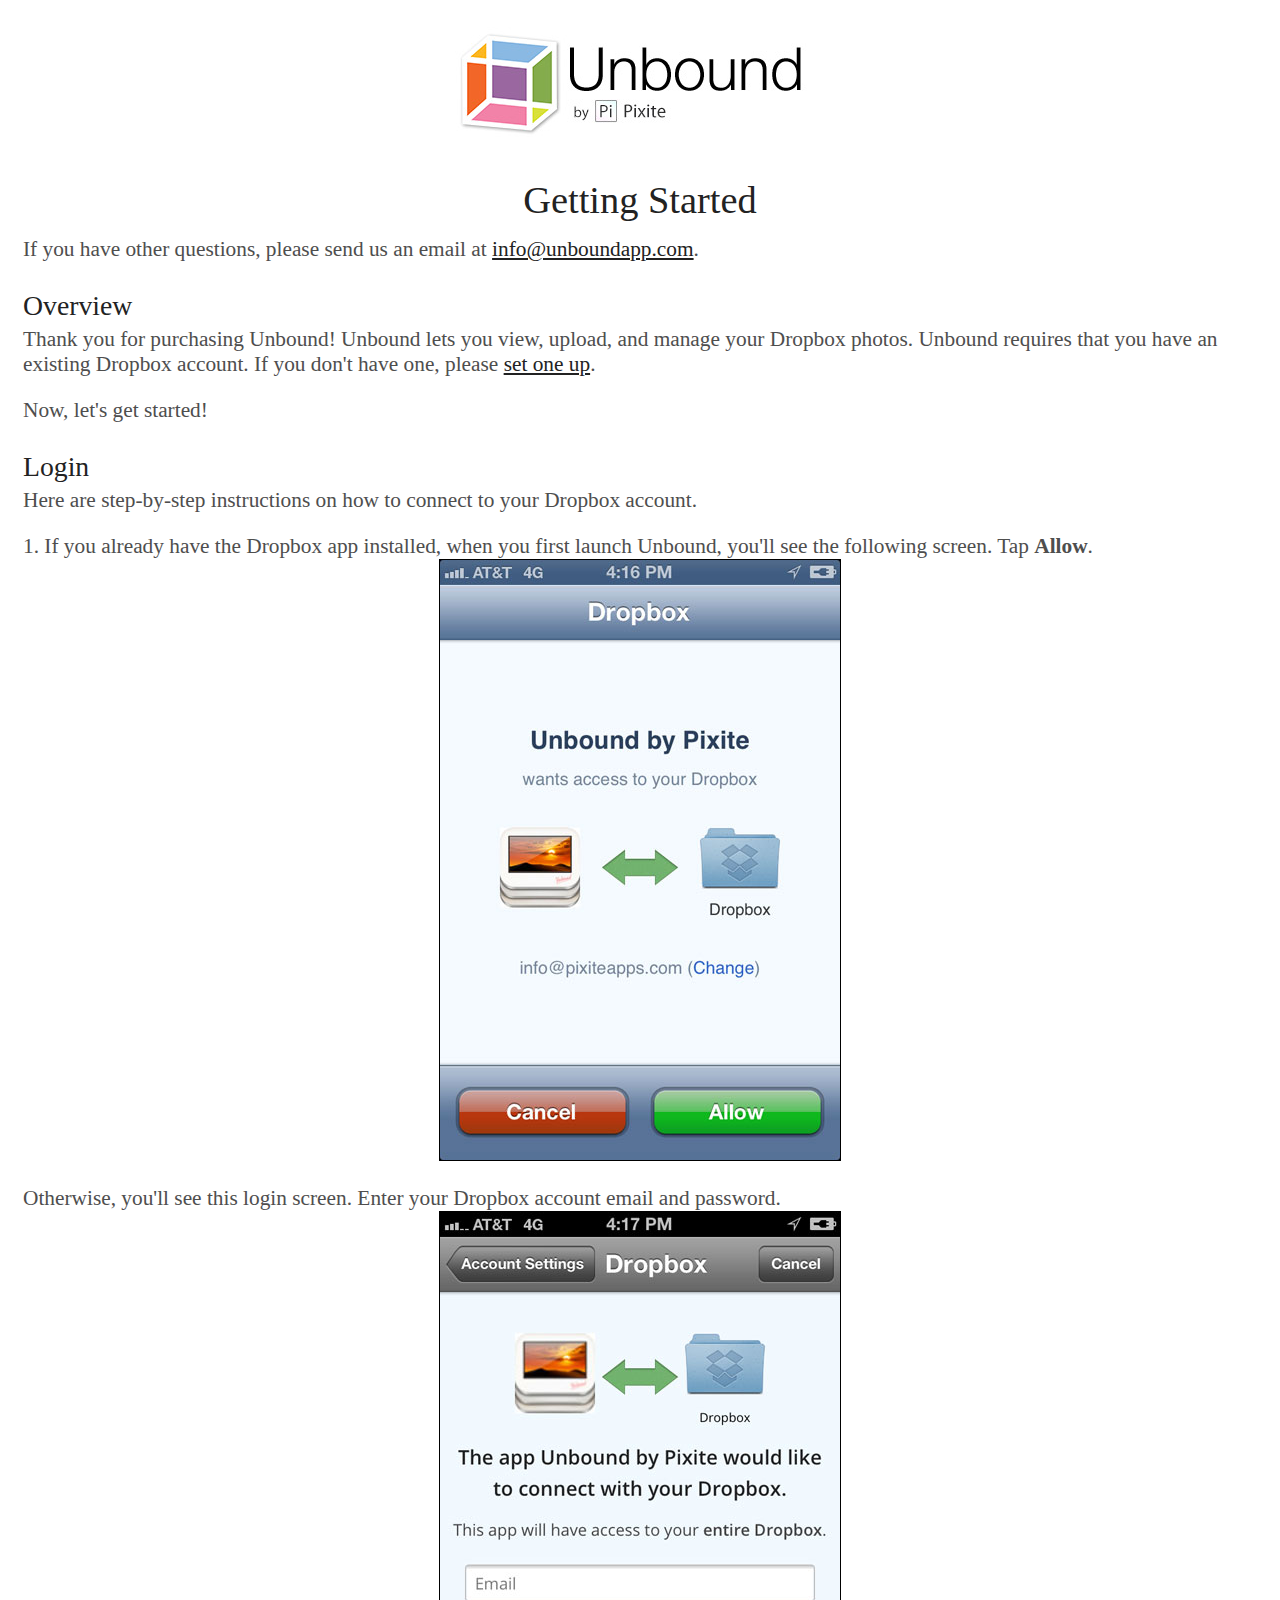
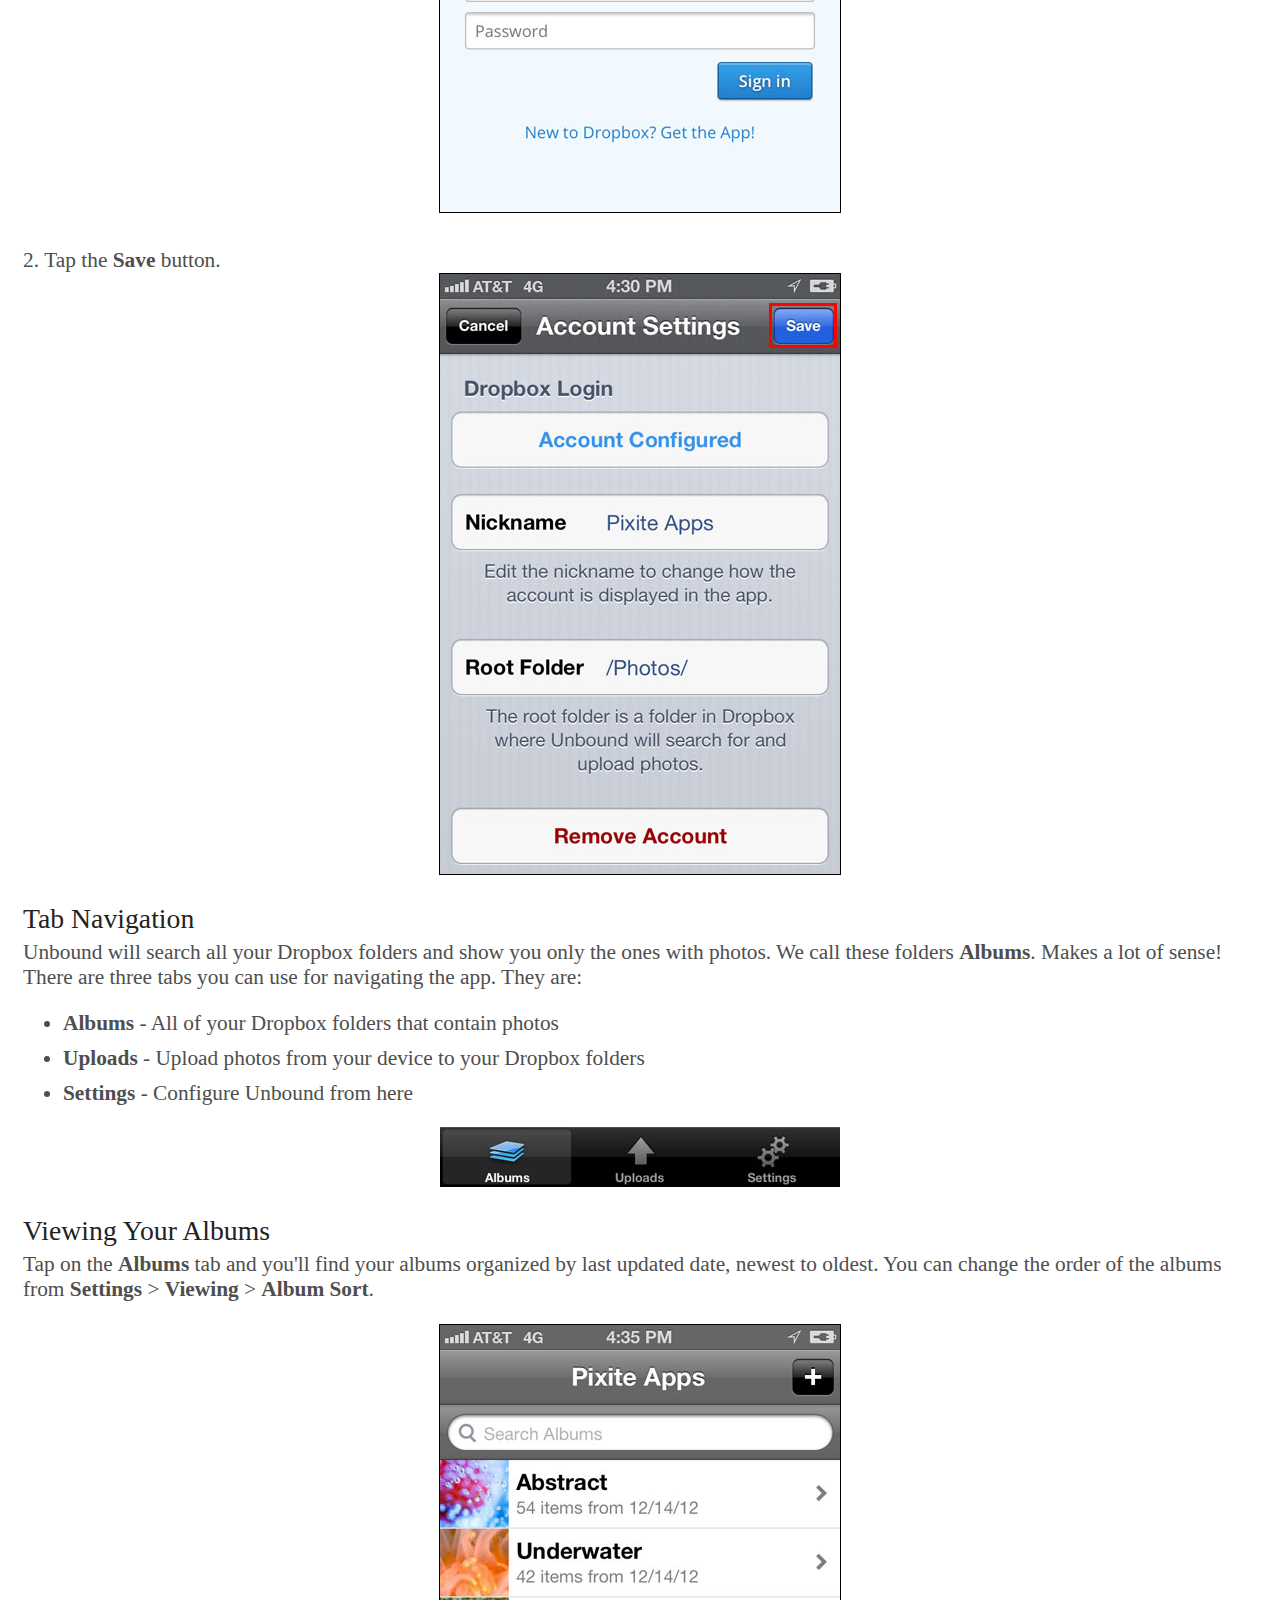
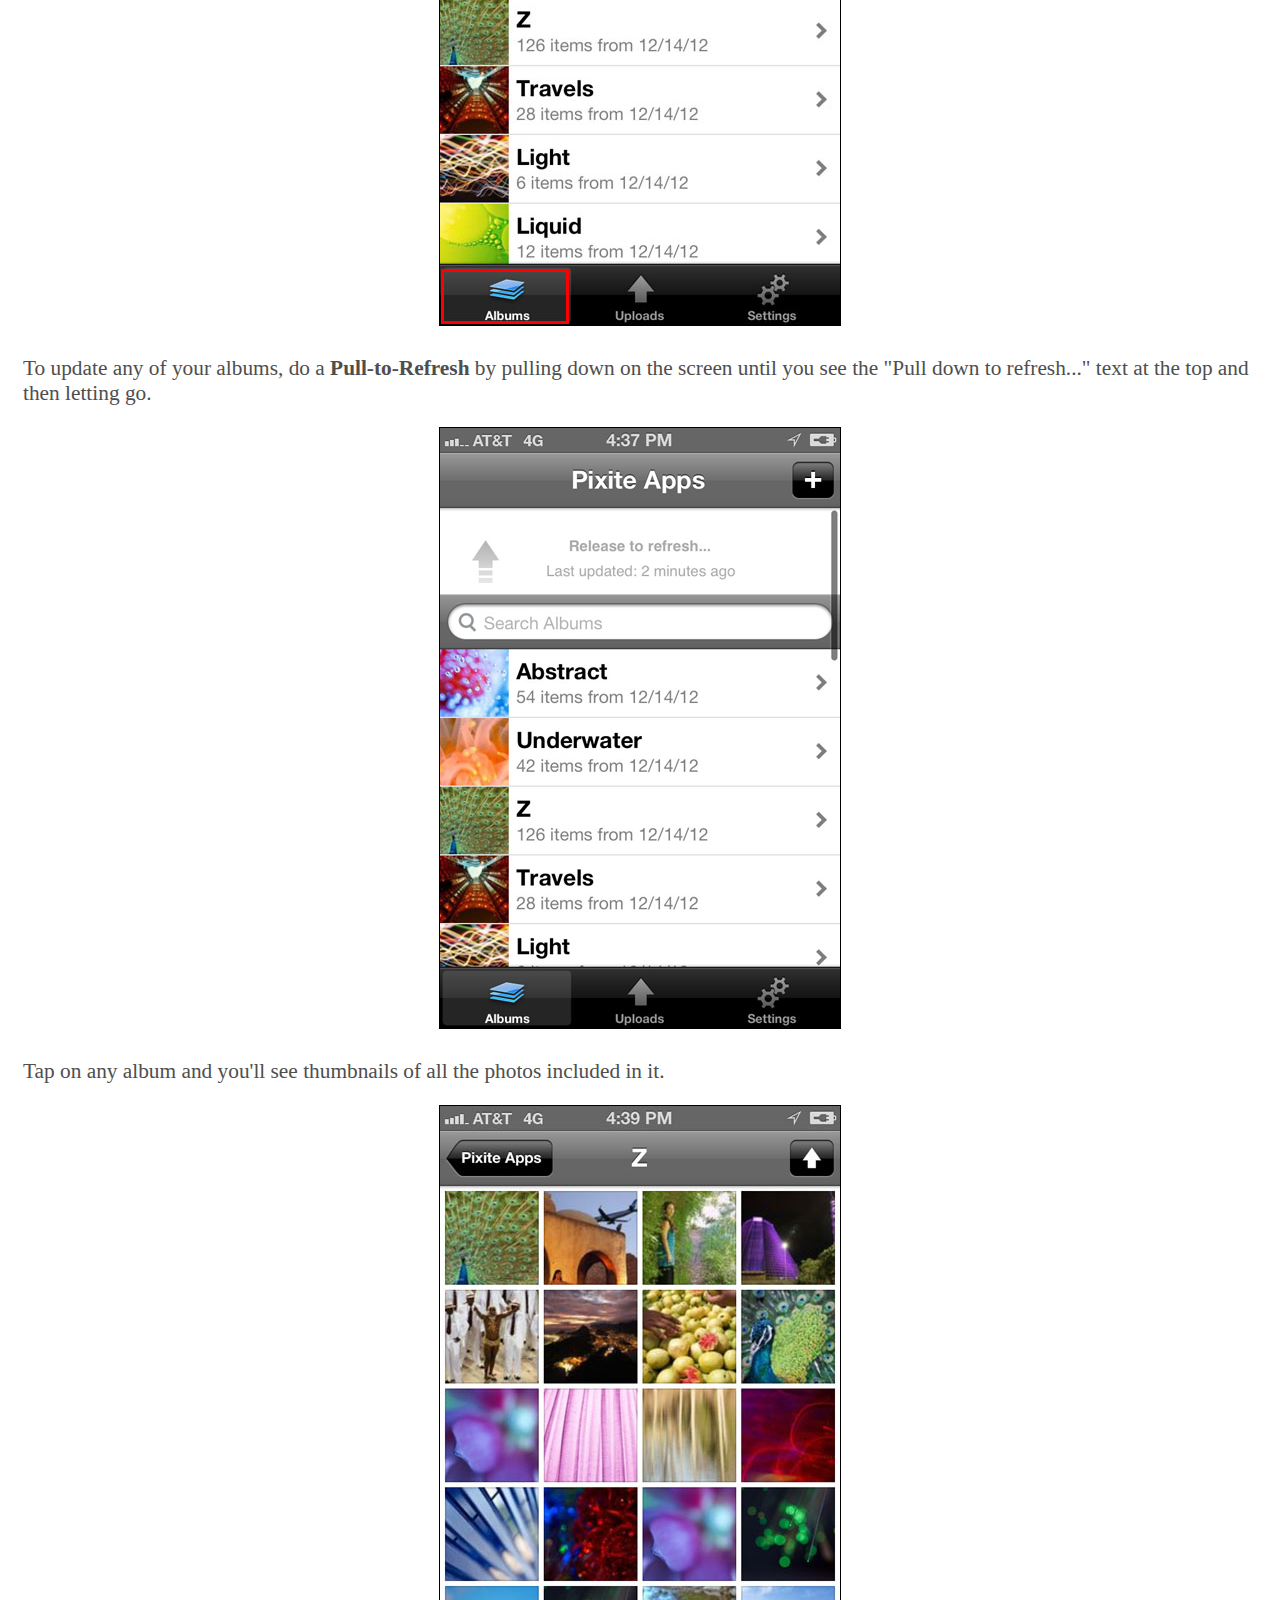
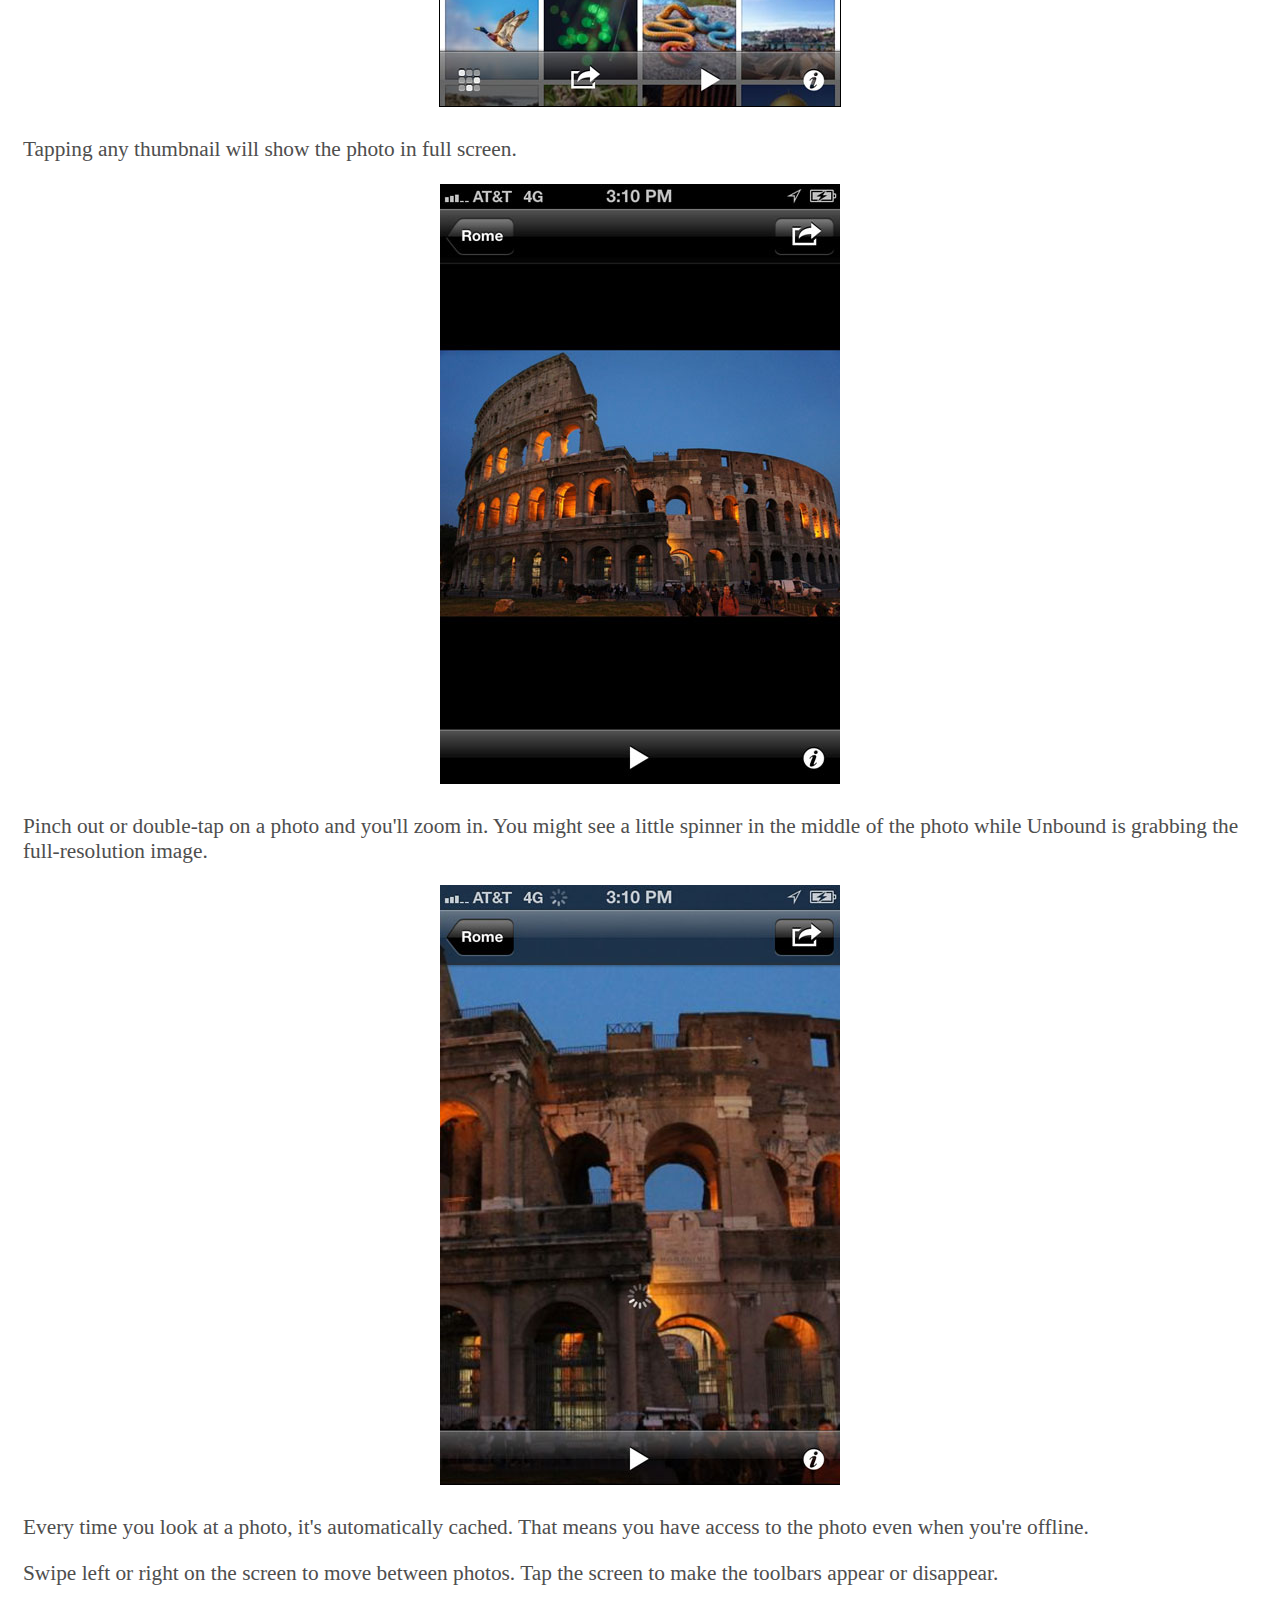
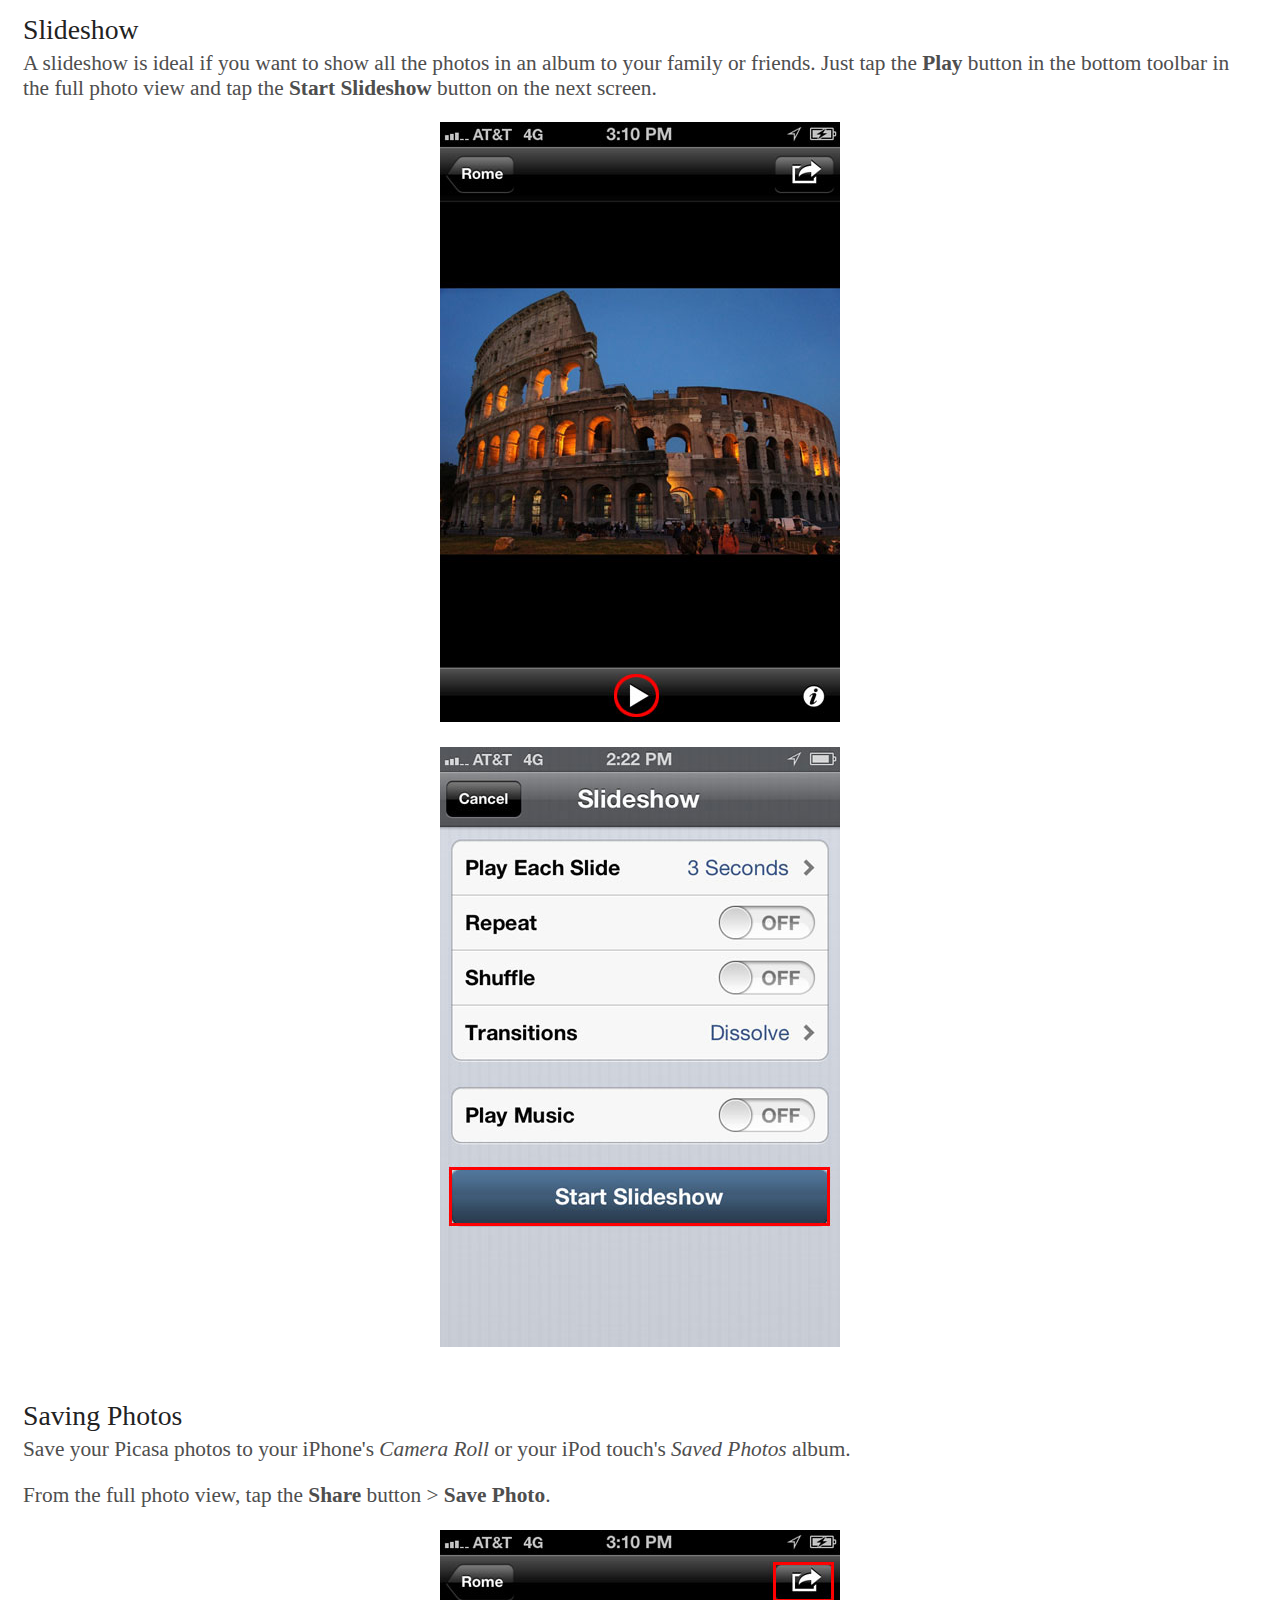
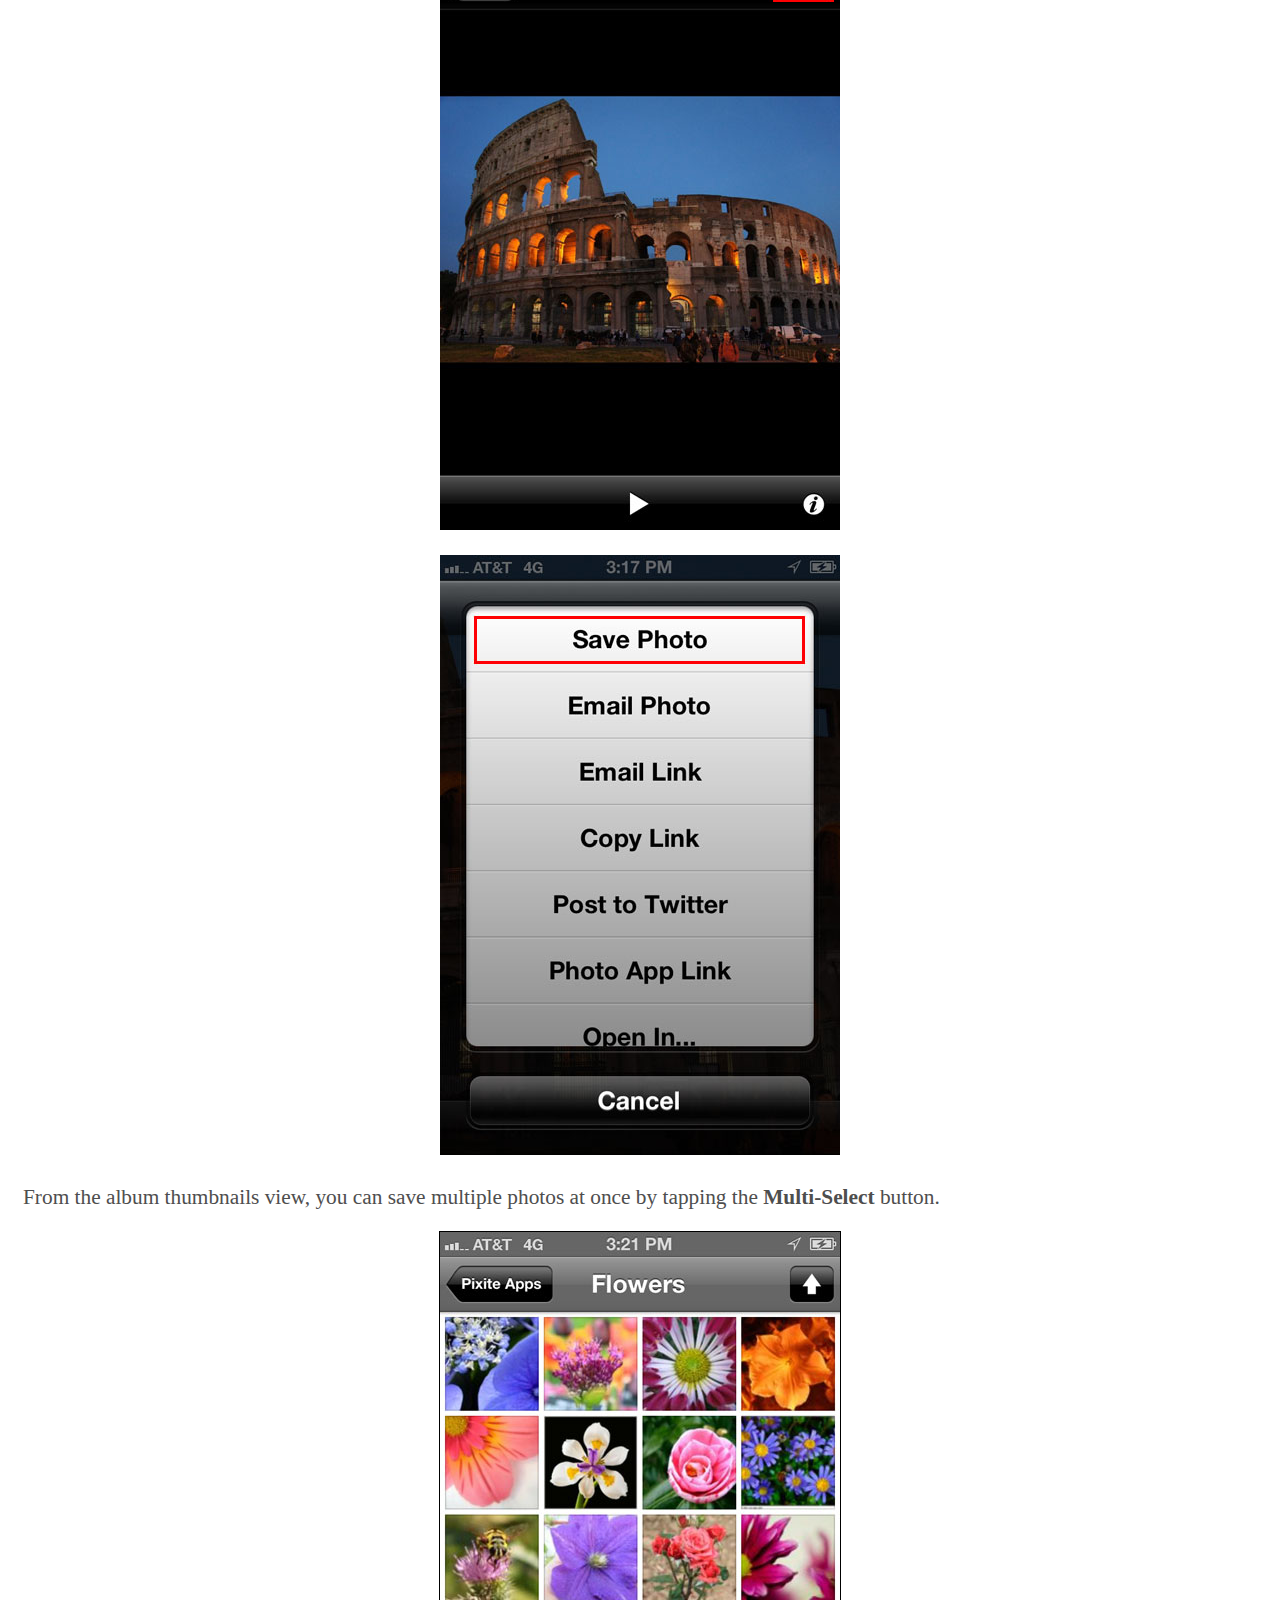
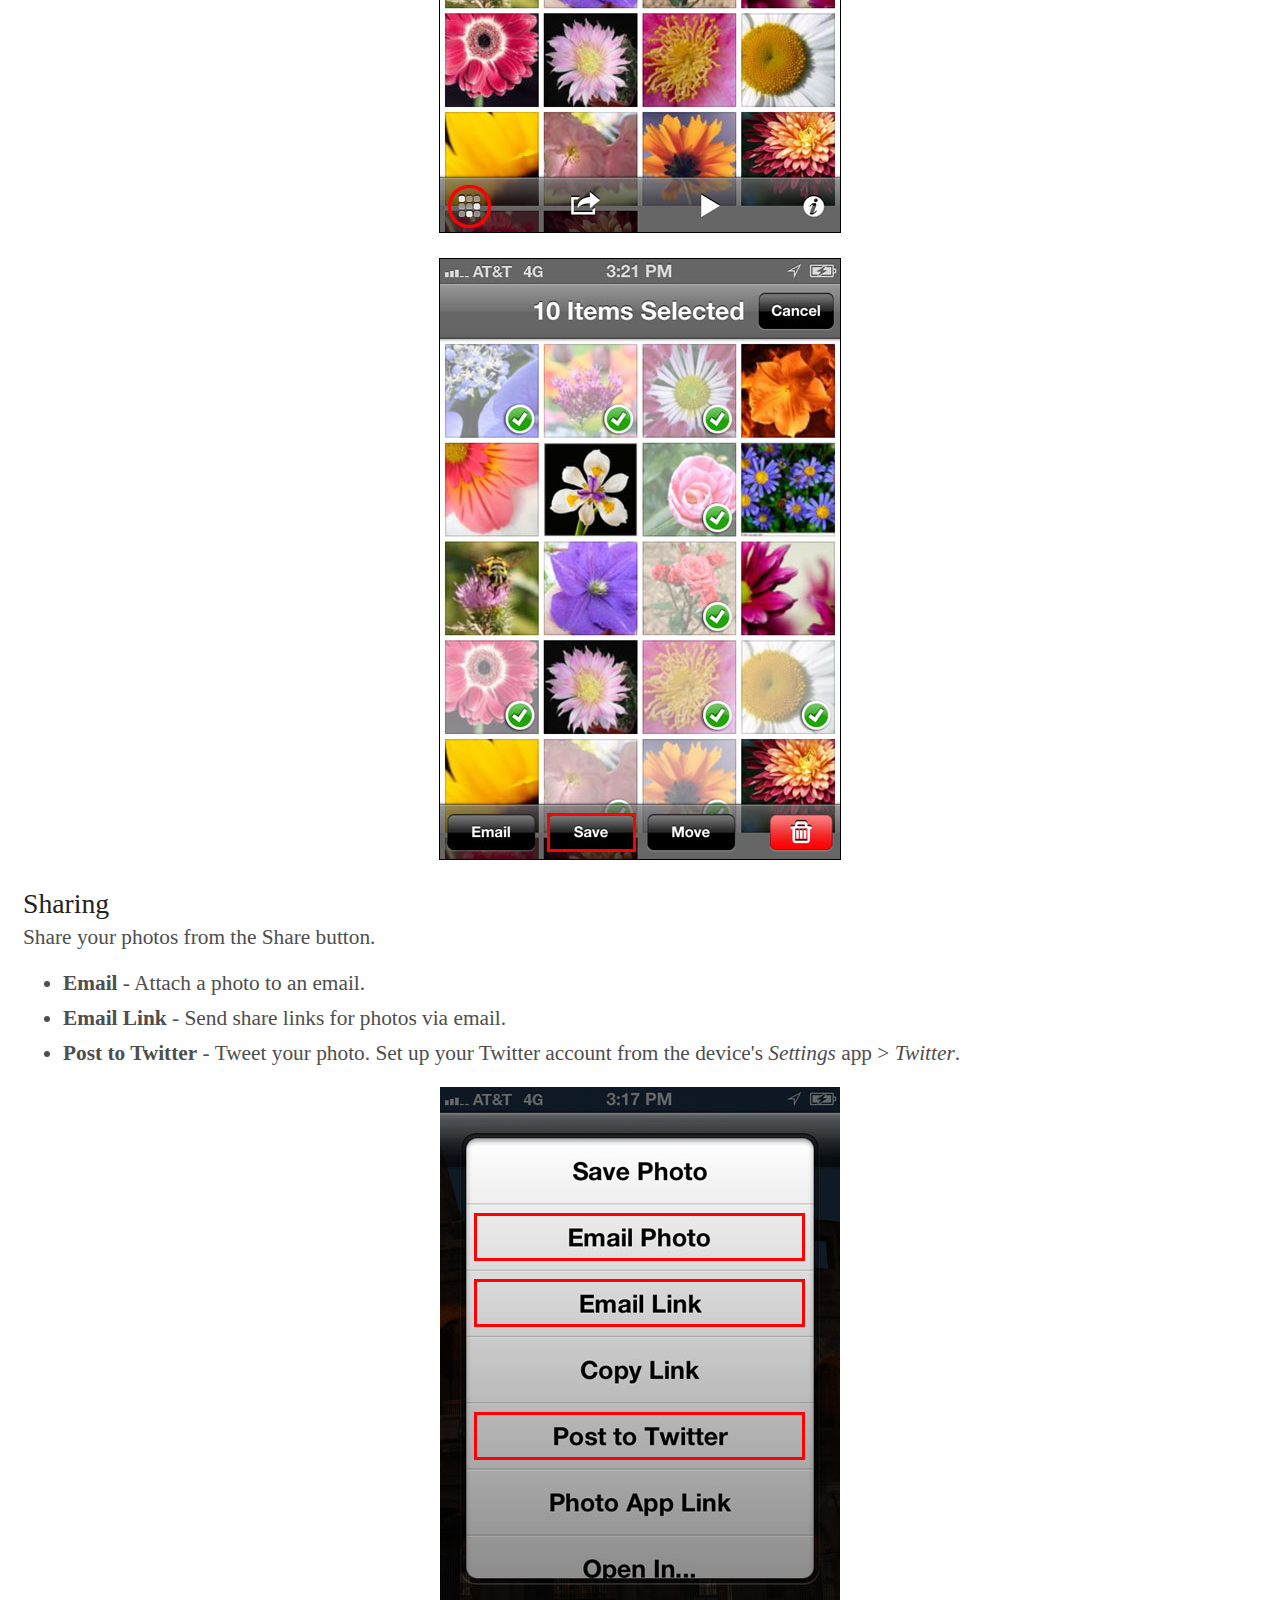
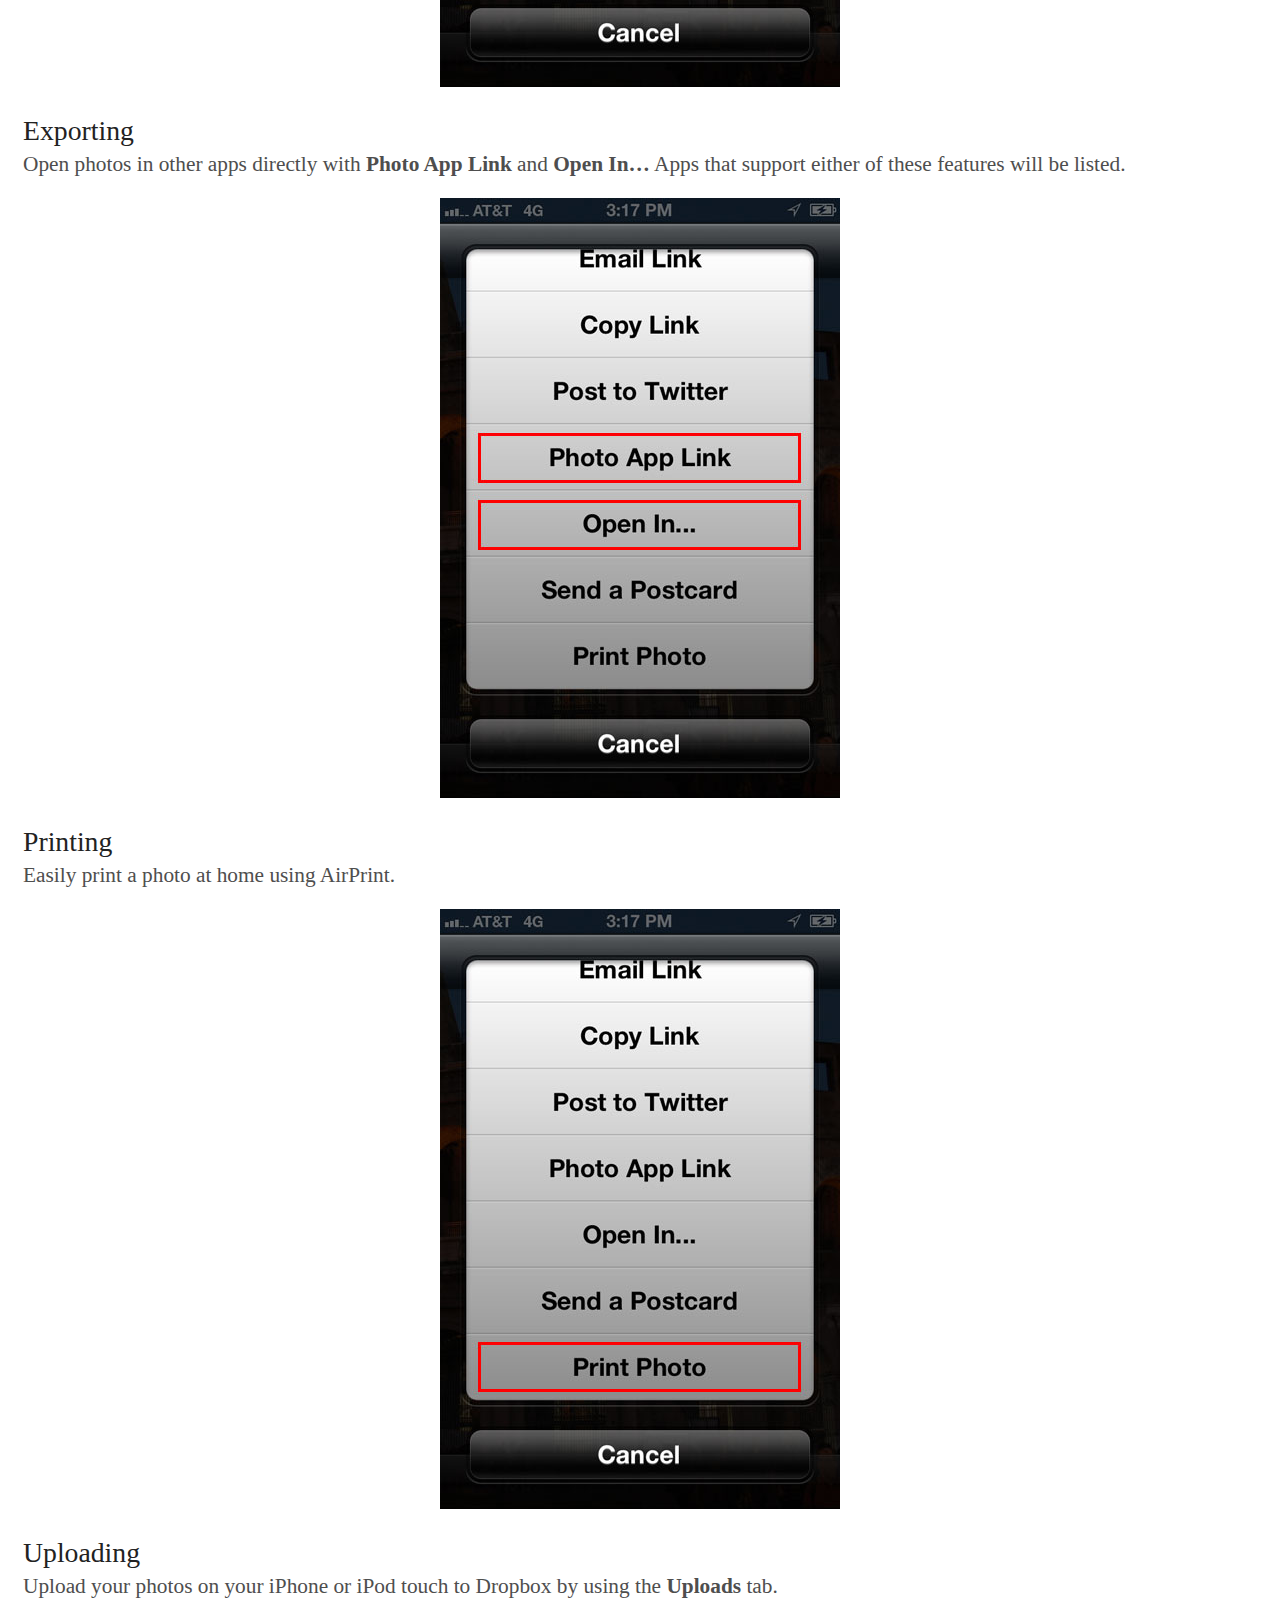
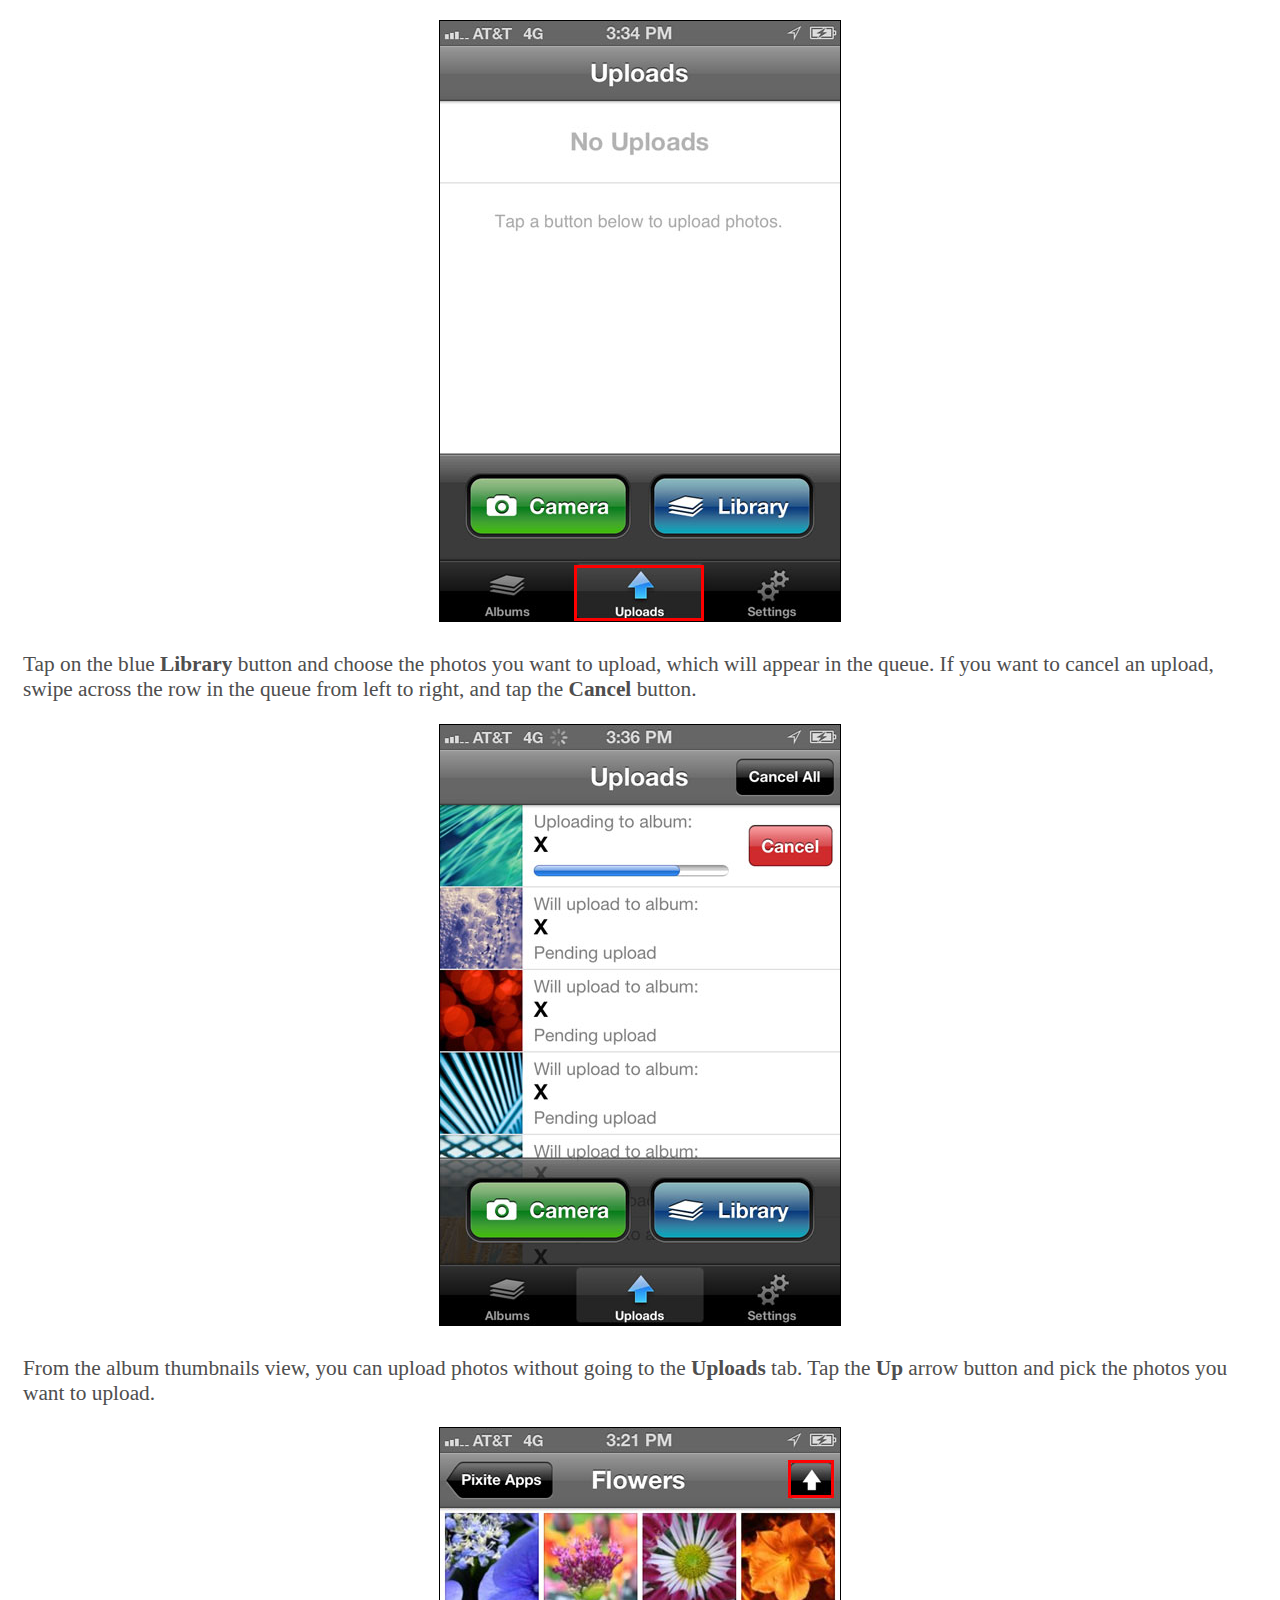
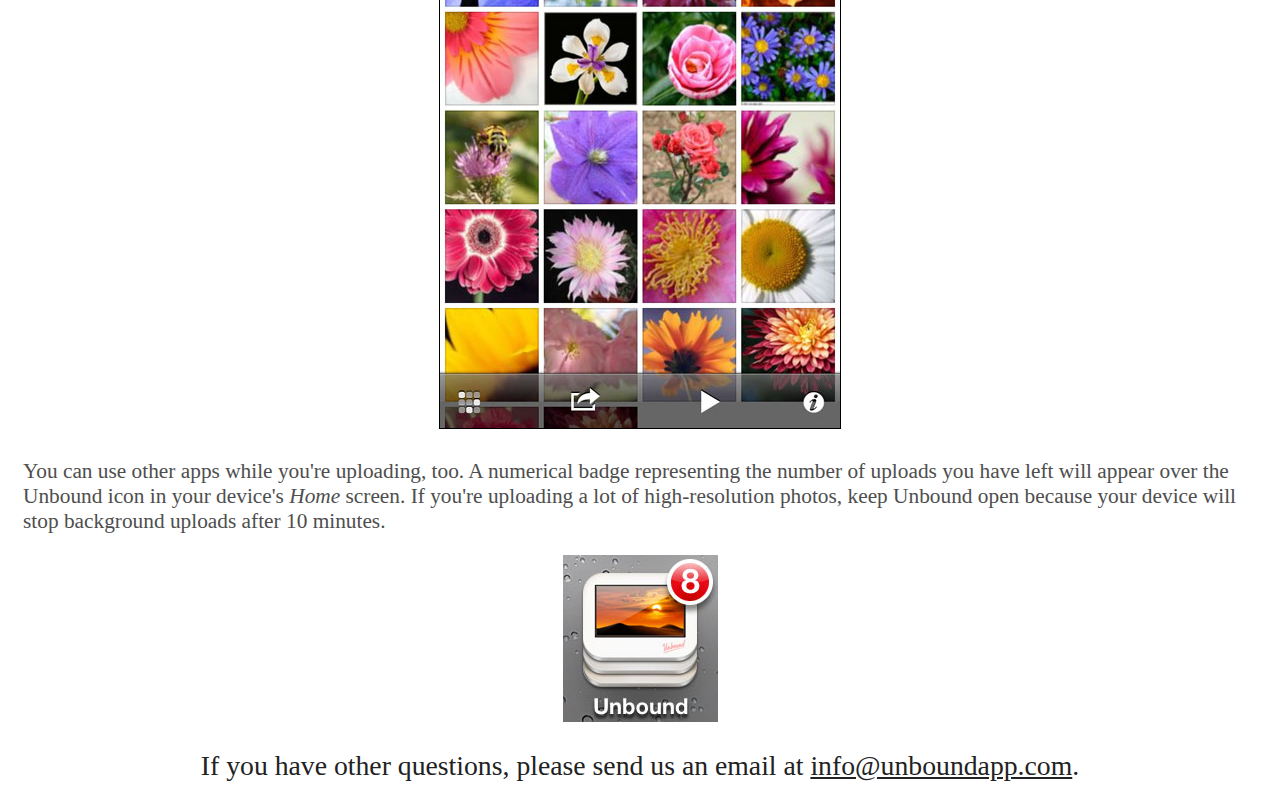
<file: www.unboundapp.com/iphonefaq/getting-started.html>
<?xml version="1.0" encoding="UTF-8"?>
<!DOCTYPE html PUBLIC "-//W3C//DTD XHTML 1.0 Transitional//EN"
   "http://www.w3.org/TR/xhtml1/DTD/xhtml1-transitional.dtd">
<html xmlns="http://www.w3.org/1999/xhtml" xml:lang="en" lang="en">
<head>
    <title>Getting Started</title>
    <link rel=StyleSheet href="style.css" type="text/css" media=all>
	<meta name="viewport" content="width=480; maximum-scale=1.0; user-scalable=1;" />
</head>
<body>

<div class="wrapper">
<h1 class="iconheader">
   <img class="icon" src="images/unbound.jpg" />
</h1>
<h2>Getting Started</h2>

<div class="content">
<p>If you have other questions, please send us an email at <a href="mailto:info@unboundapp.com">info@unboundapp.com</a>.</p>
<h3>Overview</h3>
<p>Thank you for purchasing Unbound! Unbound lets you view, upload, and manage your Dropbox photos. Unbound requires that you have an existing Dropbox account. If you don't have one, please <a href="http://www.dropbox.com">set one up</a>. </p>

<p>Now, let's get started!</p>

<h3 id="login">Login</h3>
<p>Here are step-by-step instructions on how to connect to your Dropbox account.</p>
<ol>
<li>If you already have the Dropbox app installed, when you first launch Unbound, you'll see the following screen. Tap <strong>Allow</strong>.

<div class="imageholder">
<img src="images/dropbox-app-login.jpg" style="border:1px solid black;"/>
</div>
<br/>

Otherwise, you'll see this login screen. Enter your Dropbox account email and password.

<div class="imageholder">
<img src="images/login.jpg" style="border:1px solid black;"/>
</div>
<br/>

</li>

<li>Tap the <strong>Save</strong> button.</li>

<div class="imageholder">
<img src="images/account-settings.jpg" style="border:1px solid black;"/>
</div>

</ol>


<h3 id="tab">Tab Navigation</h3>
<p>Unbound will search all your Dropbox folders and show you only the ones with photos. We call these folders <strong>Albums</strong>. Makes a lot of sense! There are three tabs you can use for navigating the app. They are:</p>
<ul>
<li><strong>Albums</strong> - All of your Dropbox folders that contain photos</li>
<li><strong>Uploads</strong> - Upload photos from your device to your Dropbox folders</li>
<li><strong>Settings</strong> - Configure Unbound from here</li>
</ul>

<div class="imageholder">
<img src="images/tabs.jpg" style="border:0;"/>
</div>

<h3 id="viewing">Viewing Your Albums</h3>
<p>Tap on the <strong>Albums</strong> tab and you'll find your albums organized by last updated date, newest to oldest. You can change the order of the albums from <strong>Settings</strong> > <strong>Viewing</strong> > <strong>Album Sort</strong>.

<div class="imageholder">
<img src="images/albums.jpg" style="border:1px solid black;"/>
</div>

<br/>

<p>To update any of your albums, do a <strong>Pull-to-Refresh</strong> by pulling down on the screen until you see the "Pull down to refresh..." text at the top and then letting go.</p>

<div class="imageholder">
<img src="images/pull-to-refresh.jpg" style="border:1px solid black;"/>
</div>

<br/>

<p>Tap on any album and you'll see thumbnails of all the photos included in it.</p>

<div class="imageholder">
<img src="images/album-thumbnails.jpg" style="border:1px solid black;"/>
</div>

<br/>

<p>Tapping any thumbnail will show the photo in full screen. </p>

<div class="imageholder">
<img src="images/photo-full.jpg" style="border:0;"/>
</div>

<br/>

<p>Pinch out or double-tap on a photo and you'll zoom in. You might see a little spinner in the middle of the photo while Unbound is grabbing the full-resolution image.</p>

<div class="imageholder">
<img src="images/photo-full-zoom.jpg" style="border:0;"/>
</div>
<br/>

<p>Every time you look at a photo, it's automatically cached. That means you have access to the photo even when you're offline.</p>

<p>Swipe left or right on the screen to move between photos. Tap the screen to make the toolbars appear or disappear.</p>

<h3 id="slideshow">Slideshow</h3>

<p>A slideshow is ideal if you want to show all the photos in an album to your family or friends. Just tap the <strong>Play</strong> button in the bottom toolbar in the full photo view and tap the <strong>Start Slideshow</strong> button on the next screen.</p>

<div class="imageholder">
<img src="images/play-slideshow-photo.jpg" style="border:0;"/>
</div>

<br/>

<div class="imageholder">
<img src="images/start-slideshow.jpg" style="border:0;"/>
</div>

<br/>

<h3 id="saving">Saving Photos</h3>
<p>Save your Picasa photos to your iPhone's <i>Camera Roll</i> or your iPod touch's <i>Saved Photos</i> album.</p>

<p>From the full photo view, tap the <strong>Share</strong> button > <strong>Save Photo</strong>. 

<div class="imageholder">
<img src="images/share-button.jpg" style="border:0;"/>
</div>

<br/>

<div class="imageholder">
<img src="images/save-photo.jpg" style="border:0;"/>
</div>

<br/>

<p>From the album thumbnails view, you can save multiple photos at once by tapping the <strong>Multi-Select</strong> button.</p>

<div class="imageholder">
<img src="images/multi-select-button.jpg" style="border:1px solid black;"/>
</div>

<br/>

<div class="imageholder">
<img src="images/multi-select-save.jpg" style="border:1px solid black;"/>
</div>

<h3 id="sharing">Sharing</h3>
<p>Share your photos from the Share button.</p>
<ul>
<li><strong>Email</strong> - Attach a photo to an email.</li>
<li><strong>Email Link</strong> - Send share links for photos via email.</li>
<li><strong>Post to Twitter</strong> - Tweet your photo. Set up your Twitter account from the device's <i>Settings</i> app > <i>Twitter</i>.</li>

</ul>

<div class="imageholder">
<img src="images/share.jpg" style="border:0;"/>
</div>


<h3 id="exporting">Exporting</h3>
<p>Open photos in other apps directly with <strong>Photo App Link</strong> and <strong>Open In…</strong> Apps that support either of these features will be listed.</p>

<div class="imageholder">
<img src="images/export.jpg" style="border:0;"/>
</div>

<h3 id="printing">Printing</h3>
<p>Easily print a photo at home using AirPrint.</p>


<div class="imageholder">
<img src="images/print.jpg" style="border:0;"/>
</div>


<h3 id="uploading">Uploading</h3>

<p>Upload your photos on your iPhone or iPod touch to Dropbox by using the <strong>Uploads</strong> tab.</p>

<div class="imageholder">
<img src="images/uploads.jpg" style="border:1px solid black;"/>
</div>

<br/>

<p>Tap on the blue <strong>Library</strong> button and choose the photos you want to upload, which will appear in the queue. If you want to cancel an upload, swipe across the row in the queue from left to right, and tap the <strong>Cancel</strong> button.</p>

<div class="imageholder">
<img src="images/uploads-cancel-upload.jpg" style="border:1px solid black;"/>
</div>

<br/>

<p>From the album thumbnails view, you can upload photos without going to the <strong>Uploads</strong> tab. Tap the <strong>Up</strong> arrow button and pick the photos you want to upload.</p>

<div class="imageholder">
<img src="images/upload.jpg" style="border:1px solid black;"/>
</div>

<br/>

<p>You can use other apps while you're uploading, too. A numerical badge representing the number of uploads you have left will appear over the Unbound icon in your device's <i>Home</i> screen. If you're uploading a lot of high-resolution photos, keep Unbound open because your device will stop background uploads after 10 minutes.</p>

<div class="imageholder">
<img src="images/badge.jpg" style="border:0;"/>
</div>


</div>

<h3>If you have other questions, please send us an email at <a href="mailto:info@unboundapp.com">info@unboundapp.com</a>.</h3>

</div>
 
 <script type="text/javascript">
var gaJsHost = (("https:" == document.location.protocol) ? "https://ssl." : "http://www.");
document.write(unescape("%3Cscript src='" + gaJsHost + "google-analytics.com/ga.js' type='text/javascript'%3E%3C/script%3E"));
</script>
<script type="text/javascript">
try {
var pageTracker = _gat._getTracker("UA-27766206-4");
pageTracker._trackPageview();
} catch(err) {}</script>

</body>
</html>
</file>
<file: www.unboundformac.com/style.css>
html, body {
	margin: 0;
	padding: 0;
}

body {
	background-color: #fbfbfb; 
	font-family: 'Libre Franklin', 'Helvetica Neue', sans-serif;
	font-size: 18pt;
	min-width: 380px;
}

section.content {
	margin: 0 auto;
/* 	max-width: 1024px; */
}

section {
	text-align: center;
}

/*************
 * Header
 *************/
section.header {
	padding-top: 40px;
	padding-bottom: 120px;
	background: url('images/bg_header.jpg') no-repeat center bottom;
	background-size: cover;
	color: #ffffff;
}

section.header img {
	margin: 20px;
}

section.header h1 {
	-webkit-margin-before: 0.3em;
	-webkit-margin-after: 0.3em;
	font-size: 1.3em;
	font-weight: 200;
}

section.header p {
	-webkit-margin-before: 0.75em;
	-webkit-margin-after: 0.7em;
	font-size: 0.75em;
	font-weight: 100;
}

section.header p.appstore {
	font-size: 0.65em;
}

section.header a { 
	color: white;
}

section.header div.buttons a {
	display: inline-block;
	cursor: pointer;
	padding: 8px 32px;
	margin: 16px;
	font-size: 0.8em;
	text-decoration: none;
	color: #fff !important;
	text-shadow: 0px -1px 0px rgba(0, 0, 0, 0.22);
	border-radius: 4px;
	border: 1px solid;
}

section.header div.buttons a.try {
	background: -webkit-linear-gradient(#3f8be2 0%, #3166b0 100%);
	background: -moz-linear-gradient(#3f8be2 0%, #3166b0 100%);
	background: -ms-linear-gradient(#3f8be2 0%, #3166b0 100%);
	background: -o-linear-gradient(#3f8be2 0%, #3166b0 100%);
	background: linear-gradient(#3f8be2 0%, #3166b0 100%);
	border-color: #2e68a6 #1b5fa7 #004fa2;
}

section.header div.buttons a.buy {
	background: -webkit-linear-gradient(#74c937 0%, #67b131 100%);
	background: -moz-linear-gradient(#74c937 0%, #67b131 100%);
	background: -ms-linear-gradient(#74c937 0%, #67b131 100%);
	background: -o-linear-gradient(#74c937 0%, #67b131 100%);
	background: linear-gradient(#74c937 0%, #67b131 100%);
	border-color: #60a62e #519f18 #409701;
}

/*************
 * Intro
 *************/
section.intro {
	color: rgba(51, 51, 51, 0.6);
}

section.intro p {
	padding: 30px 20px 40px 20px;
	max-width: 600px;
	margin: 0 auto;
	font-size: 0.75em;
	font-weight: 300;
}

section.intro span.bold {
	font-weight: 700;
}

section.intro div.img_container {
	margin: 0px 50px 0px 50px;
}

section.intro div.img_container img {
	max-width: 100%;
	height: auto;
	vertical-align: middle;
}

/*************
 * Features
 *************/
section.features {
	background-color: #252525;
	padding: 40px 20px;
	color: #CECECE;
	font-size: 0.75em;
}

section.features div.inner {
	display: flex;
	flex-wrap: wrap;
	align-items: center;
	justify-content: center;
	max-width: 660px;
	margin: 0 auto;
}

section.features div.inner div.feature {
	margin: 20px;
	width: 180px;
	font-weight: 300;
}

/*************
 * Closer
 *************/
 section.closer {
	padding: 60px 50px;
	color: #ffffff;
	background: url('images/bg_closer.jpg') no-repeat center bottom;
	background-size: cover;
}

section.closer img {
	margin: 20px;
}

section.closer h1 {
	-webkit-margin-before: 0.5em;
	-webkit-margin-after: 0.5em;
	font-size: 1.3em;
	font-weight: 200;
}

/*************
 * Footer
 *************/
 section.footer {
	 background-color: #252525;
	 padding: 10px 30px;
	 color: #cecece;
 }
 
 section.footer p {
	 font-size: 0.4em;
 }
</file>
<file: www.unboundapp.com/style.css>
/*



*/


body {background-color: #fbfbfb; background-image: url("http://s3.amazonaws.com/UnboundApp/img/bgtexture.jpg"); font-family: 'Hoefler Text', 'Adobe Caslon Pro', Georgia, serif; font-size: 18pt;  line-height: 150%; }

li { line-height: 150%;}

.narrowcontainer {width: 900px; margin: auto;}

@media (max-width: 900px) {

	.narrowcontainer {width: auto;}
}


h1 { margin-bottom: 20px; margin-top: 0px;}
h1, h2 {font-family: 'Hoefler Text', 'Adobe Caslon Pro', Georgia, serif; font-size: 28pt; color: #444; font-style: italic; font-weight: normal; color: black; text-align: center; padding-bottom: 0px; line-height: 150%;}
p {font-family: 'Hoefler Text', 'Adobe Caslon Pro', Georgia, serif; font-size: 18pt; line-height: 150%; color: #444;}

h1 a {color: black;}
h2 a {color: black;}

.linkarrow {font-style: normal; font-family: 'Hoefler Text', 'Adobe Caslon Pro', Georgia, serif; font-size: .6em; font-size: .6em;}

.videolink { display: block; width: 178px; height: 31px; background-image: url("http://s3.amazonaws.com/UnboundApp/img/play-video.jpg"); background-size: 198px 45px; padding: 7px 18px; font-size: 17pt; background-repeat: no-repeat; text-align: left; margin: 35px auto 0px auto; font-style: italic;}
.videolink:hover {text-decoration: none; color: black; cursor: pointer;}

video {margin-bottom: -13px;}



.socialbuttons {margin: 20px auto 10px auto; padding-left: 30px;}




ul.topnav {list-style-type: none; text-align: left; margin-top: 5px; float: right; font-size: 13px; line-height: 18px;}

ul.topnav a {color: #666;}

ul.topnav a:after { content: " →"; }



ul.topnav li {font-family: 'Hoefler Text', 'Adobe Caslon Pro', Georgia, serif;  padding: 3px 0px;}

ul.topnav li.active {display: none;}

.single ul.topnav li.active {display: block;}

.centered {text-align: center;}

/*.firstrow p {font-size: 24pt; line-height: 123%}*/
.firstrow {padding-bottom: 0px; margin-top: 80px; }
#devicelink img {padding-top: 00px;}


.seperator {border-top: 1px solid #ccc; margin: 40px 10px 40px 10px; height: 1px;}


.screenshotthumbs {margin: 0px; text-align: center;}
.screenshotthumbs img {height: 112px; margin: 15px; border: 5px solid white; display: inline;
	
	box-shadow: 0px 2px 7px rgba(0,0,0,0.3);
    -moz-box-shadow: 0px 2px 7px rgba(0,0,0,0.3);
    -webkit-box-shadow: 0px 2px 7px rgba(0,0,0,0.3);
	
}

.screenshotthumbs img:hover {height: 122px; margin: 10px;}


.featurelist {font-size: 0.8em; margin-top: 30px;}
.featurelist h2 {text-align: left; font-size: 1.4em; margin-bottom: 10px;}
.featurelist h2 img {margin: -15px 10px 0 0;}
.featurelist ul {margin-left: 65px;}



.quotepara a { color: #444;}
.byline {display:block; text-align: right; font-size: .8em; color: #666; margin: 10px; margin-bottom: 0px;}
.byline a {color: #666;}
.dropshadowrow {

	background-image: url("http://s3.amazonaws.com/UnboundApp/img/drop-shadow-bg.png"); 
	background-size: 100% 150px;
	height: 150px; 
	
}
.dropshadow-corner {text-align: center;}
.dropshadow-corner img {width: 150px; height: auto;}

.narrowcontainer .dropshadowrow {
	background-image: url("img/drop-shadow-bg.png"); 
	background-size: 100% 50px;
	height: 50px; 
	
}

.reverseshadow {
	
	-webkit-transform:scaleY(-1);
    -moz-transform:scaleY(-1);
    -ms-transform:scaleY(-1);
    -o-transform:scaleY(-1);
    transform:scaleY(-1);
	
}

.narrowcontainer .dropshadow-corner img {height: 50px; width: auto;}

.pixiterow p {font-size: 24pt; line-height: 123%}
.pixiterow {margin-bottom: 70px; margin-top: 30px;}

.logoholder{text-align: center; padding-bottom: 20px;}

.logoholder img {width: 150px;}

.appicon {margin-right: 20px; margin-left: -5px;}

/*.appstore {margin: auto; text-align: left; width: 360px;}
.appstore img {float: left; width: 60px; margin-top: -12px; margin-right: 10px;}
.appstore p {font-size: 0.75em;}*/

.appstore {float: left; text-align: left; width: 270px; margin-top: 35px; }
.appstore img {float: left; width: 60px; margin-top: -12px; margin-right: 7px;}
.appstore p {font-size: 0.75em;}

@media (max-width: 1196px) {

.pixiterow p {font-size: 21pt; }	

.screenshotthumbs img {margin: 10px;}
	.screenshotthumbs img:hover {margin: 5px;}
	
	.appstore {width: 220px;}
	.appstore p {font-size: 0.7em;}
}

@media (max-width: 980px) {


	.firstrow {padding-bottom: 10px; margin-top: 60px;}
	.firstrow p {font-size: 13.8pt; }
	
	
	
	p {font-size: 13.8pt; }
	
	h1 {font-size: 18pt; margin-bottom: 10px; }
	
	.pixiterow p {font-size: 18pt; }
	
	.featurelist {width: 352px;}
	

	/*.appstore {margin: auto; text-align: left; width: 320px;}
	.appstore img {width: 60px; }
	
	.quotepara { margin-top: 0px;}*/
	
	.appstore {margin: auto; text-align: left; width: 300px; margin-top: 35px; clear: both; float none;}

}

@media (max-width: 767px) { 

	.firstrow {padding-bottom: 20px; margin-top: 20px;}
	

	.blogfirstrow {margin-top: 20px;}
	
	.dropshadowrow{ height: 50px; background-size: 100% 50px; margin-top: -20px;} 
	.dropshadow-corner {visibility: hidden;}
	
	.logoholder img {width: 110px;}
	
	.post {margin-top: 0px; margin-bottom: 40px;}
	
	ul.topnav {margin: 20px -25px 0px -35px;}
	ul.topnav {text-align: center; float: none;}
	ul.topnav li {display: inline; border-left: solid 1px #ccc; padding: 5px 15px;}
	ul.topnav li:first-child {border: none; }
	
	
	ul.topnav a:after { content: ""; }
	ul.topnav li.active {display: none;}
	
	.single ul.topnav li.active {display: inline;}
	
	/*.featurelist {width: 352px;}*/
	
	

}


/* Bio info styles */

.bio {margin-top: 30px;}

.bio p {font-size: 14pt; padding-right: 15px;}

.bioshotholder {float: left; margin-right: 25px; margin-bottom: 15px; width: 120px;}
.bioshotholder img {width: 120px;
	
	border: 5px solid white;
	box-shadow: 0px 2px 7px rgba(0,0,0,0.3);
    -moz-box-shadow: 0px 2px 7px rgba(0,0,0,0.3);
    -webkit-box-shadow: 0px 2px 7px rgba(0,0,0,0.3);
	
}

.bio .titleholder { margin-top: 25px; float: left;}
.bio .titleholder h2 {display: block; text-align: left; padding-bottom: 0px; width: 220px; font-size: 22pt;}
.bio p.position {text-transform: uppercase; font-size: 14px; padding-right: 10px; }

.testimonial p {font-size: 0.7em;} 

.carousel li {margin: 0; padding: 0; width: 100%;}
.testimonialcarousel {overflow: hidden; margin: 10px; position: relative; padding-right: 40px; margin-right: -10px;}

.testimonialcarousel .nav {position: absolute; height: 100%; width: 40px; right: 0px; top: 0px; z-index: 50; cursor: pointer; background: center 20px url('img/nextbutton.png') no-repeat; display:none; background-size: 30px 30px;}


.carousel {
  visibility: visible;
  overflow: hidden;
  position: relative;
  z-index: 2;
  height: 200px;
  margin: 0px;
  /* if the vertical option is set to true, the following would be height */
}


.carousel ul {
  margin: 0;
  padding: 0;
  position: relative;
  list-style-type: none;
  z-index: 1;
  

  /* if the vertical option is set to true, the following would be height */
  /* can be any number larger than total combined width of list items */
}

.carousel li {
  overflow: visible /* if vertical: true, overflow is hidden */;
  float: left /* if vertical: true, float is none */;
}

#indicator, #indicator > li {
	float: left;
	display:block;
	list-style:none;
	padding:0; margin:0;
}

#indicator {
	float: none;
	width:110px;
	padding:12px 0 0 30px;
	margin: 0px auto;
}

#indicator > li {
	text-indent:-9999em;
	width:8px; height:8px;
	-webkit-border-radius:4px;
	-moz-border-radius:4px;
	-o-border-radius:4px;
	border-radius:4px;
	background:#ddd;
	overflow:hidden;
	margin-right:4px;
	
	cursor: pointer;
}

#indicator > li.active {
	background:#888;
}

#indicator > li:last-child {
	margin:0;
}

@media (max-width: 1196px) {

.bio .titleholder { margin-top: 0px; }

}

/* End Bio info styles */


input, textarea { width: 100%; font-size: 16pt; padding: 10px;}
form { margin: 0px; padding: 0px; margin-right: 20px;}

ul.footernav {list-style-type: none; font-size: 13px; line-height: 18px; margin-bottom: 30px;}

ul.footernav a {color: #666;}
ul.footernav li {font-family: 'Hoefler Text', 'Adobe Caslon Pro', Georgia, serif; display: inline; border-right: solid 1px #ccc; padding: 5px 15px;}

ul.footernav li:first-child {padding-left: 0px; margin-left: -35px;}

ul.footernav li:last-child {border: none; padding-right: 0px; margin-right: -15px;}

ul.footernav li.active a {color: #333;}

.endmark {text-align: center; margin-top: 40px;}
.endmark img {width: 200px;}

footer {text-align: center; margin-bottom: 60px;}
#content-info {border: none; margin-top: 15px;}

@media (max-width: 480px)
{
	
	#devicelink {margin-bottom: 0px;}
	.appicon {clear: both; display: block; margin: auto;}
	p {font-size: 14pt;}
	
	h1 {font-size: 20pt;}
	h2 {font-size: 20pt;}
	
	.screenshotthumbs img {height: 90px;}
	.screenshotthumbs img:hover {height: 90px; margin: 10px;}
	
    
    footer#content-info {border-top: none; margin-top: 0px;}
    
    ul {margin-left: 80px;}
    
    ul.footernav {list-style-type: none; text-align: left; margin-top: 5px; float: left; font-size: 13px; line-height: 18px; margin-left: -10px; clear: both;}
    
    ul.footernav li {border: none; display: block;}

	ul.footernav a {color: #666;}
	
	ul.footernav a:after { content: " →"; }
	
	ul.footernav li:first-child {margin: 0px; padding: 5px 15px;}

	ul.footernav li:last-child {margin: 0px; padding: 5px 15px;}
}
</file>
<file: www.unboundapp.com/ipadfaq/style.css>
body {text-align: center; background-color: white; color: #4e4e4e; font-family: "Helvetica Neue" Helvetica, sans-serif; font-size: 16pt;}


a {color: #222; text-decoration: underline}
h2 {padding-top: 0px; color: #222; text-align: center; margin-bottom: 0px; font-size: 1.8em; clear: both; font-family: "HelveticaNeue-Light" "Helvetica Neue" Helvetica sans-serif; font-weight: normal;}
h3 {margin-bottom: 0px; padding-bottom: 0px; font-size: 1.3em;  color: #222;font-family: "HelveticaNeue-Light" "Helvetica Neue" Helvetica sans-serif; font-weight: normal;}
h4 {margin-bottom: 0px; padding-bottom: 0px; font-size: 1.1em;  color: #222;font-family: "HelveticaNeue-Light" "Helvetica Neue" Helvetica sans-serif; font-weight: normal;}
p {margin-top: 5px;}
ol {list-style-position: inside; padding-left: 0px;}
li {margin-top: 10px;}


.wrapper { margin: 8px auto 8px auto;}
.iconheader {margin: 0px; margin-bottom: 60px;}
.icon {margin: 0px; margin-right: 10px; border: none; position: relative; top: 19px;}

.content {text-align: left; margin: 15px;}
.content img {border: 1px solid #727272;}

.imageholder {text-align: center;}
.content img {max-width: 100%;}
</file>
<file: www.unboundapp.com/iphonefaq/style.css>
body {text-align: center; background-color: white; color: #4e4e4e; font-family: "Helvetica Neue" Helvetica, sans-serif; font-size: 16pt;}


a {color: #222; text-decoration: underline}
h2 {padding-top: 0px; color: #222; text-align: center; margin-bottom: 0px; font-size: 1.8em; clear: both; font-family: "HelveticaNeue-Light" "Helvetica Neue" Helvetica sans-serif; font-weight: normal;}
h3 {margin-bottom: 0px; padding-bottom: 0px; font-size: 1.3em;  color: #222;font-family: "HelveticaNeue-Light" "Helvetica Neue" Helvetica sans-serif; font-weight: normal;}
h4 {margin-bottom: 0px; padding-bottom: 0px; font-size: 1.1em;  color: #222;font-family: "HelveticaNeue-Light" "Helvetica Neue" Helvetica sans-serif; font-weight: normal;}
p {margin-top: 5px;}
ol {list-style-position: inside; padding-left: 0px;}
li {margin-top: 10px;}


.wrapper { margin: 8px auto 8px auto;}
.iconheader {margin: 0px; margin-bottom: 60px;}
.icon {margin: 0px; margin-right: 10px; border: none; position: relative; top: 19px;}

.content {text-align: left; margin: 15px;}
.content img {border: 1px solid #727272;}

.imageholder {text-align: center;}
.content img {max-width: 100%;}
</file>
